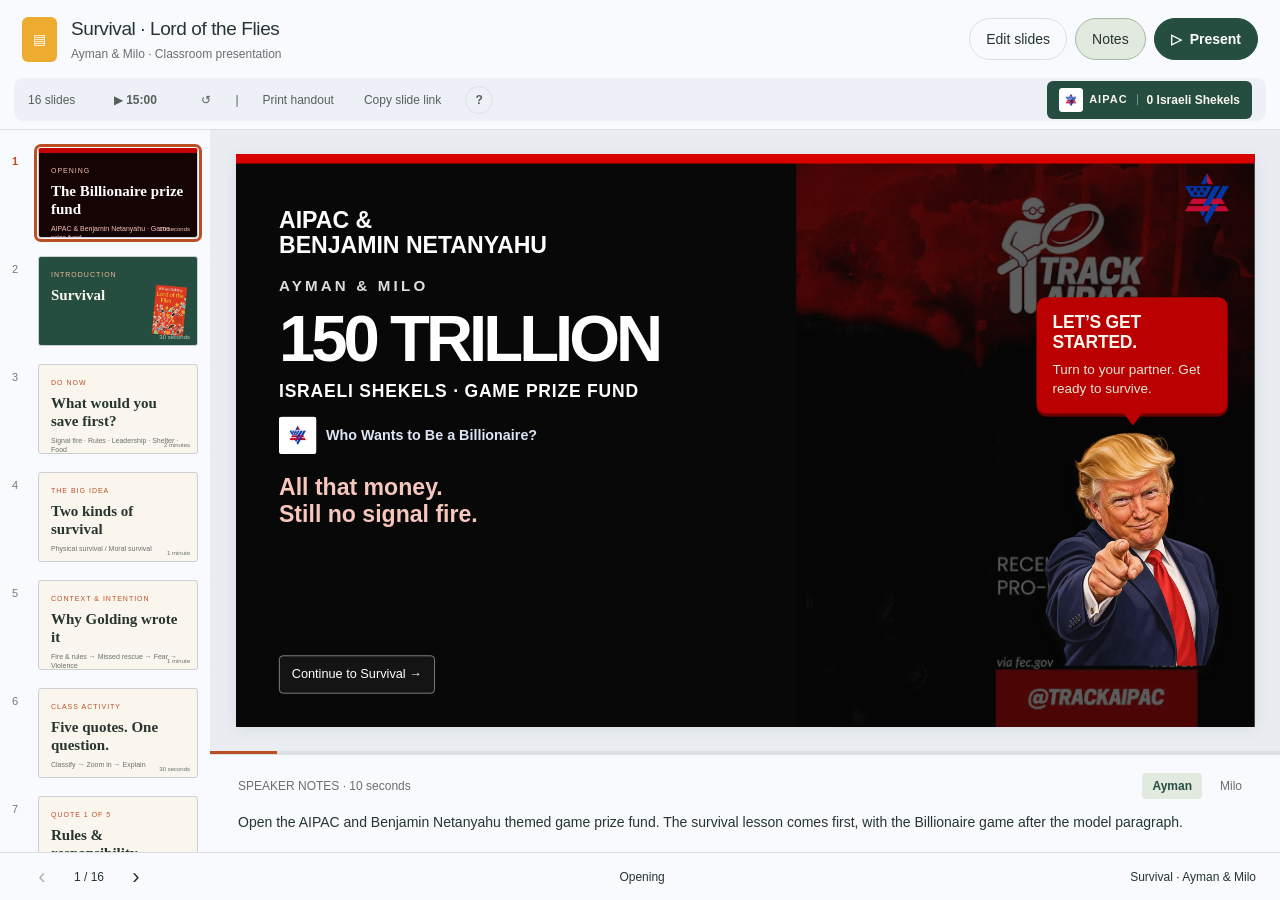
<file: survival/index.html>
<!doctype html>
<html lang="en"><head><meta charset="utf-8"><meta name="viewport" content="width=device-width,initial-scale=1"><meta name="description" content="An interactive classroom slide deck on survival in Lord of the Flies, by Ayman and Milo."><title>Survival — Ayman & Milo</title><style>
:root{--chrome:#f8fafd;--workspace:#e9edf2;--line:#dce0e5;--ink:#26352f;--muted:#68716c;--paper:#faf6ed;--accent:#ba4f25;--green:#254d40;--sans:Arial,Helvetica,sans-serif;--serif:Georgia,'Times New Roman',serif}
*{box-sizing:border-box}body{margin:0;background:var(--chrome);font:14px var(--sans);color:var(--ink);height:100dvh;overflow:hidden}button{font:inherit;cursor:pointer;color:inherit}button:disabled{opacity:.35;cursor:default}button:focus-visible,a:focus-visible{outline:3px solid #476dba;outline-offset:3px}button{touch-action:manipulation}button svg{width:20px;height:20px;vertical-align:middle}button,a{-webkit-tap-highlight-color:transparent}h1,h2,h3,p{margin:0}h1,h2,h3{text-wrap:balance}p{text-wrap:pretty}a{color:var(--green)}.app{display:flex;flex-direction:column;height:100dvh}.top{min-height:78px;display:flex;align-items:center;justify-content:space-between;padding:12px 22px;gap:16px}.doc{display:flex;align-items:center;gap:14px;min-width:0}.doc-icon{background:#edac30;color:white;border-radius:6px;display:grid;place-items:center;width:35px;height:45px;flex-shrink:0}.doc-icon svg{width:23px}.doc-name{font-size:19px;font-weight:500;letter-spacing:-.4px}.doc-detail{color:var(--muted);font-size:12px;margin-top:7px}.tools{display:flex;gap:8px;align-items:center}.tool{border:1px solid var(--line);background:transparent;border-radius:24px;min-height:42px;padding:8px 16px;display:inline-flex;gap:8px;align-items:center;justify-content:center;white-space:nowrap}.tool:hover{background:#e5eaf1}.tool.active{background:#e2e9df;border-color:#a7b9a2}.present{background:var(--green);color:white;border-color:var(--green);font-weight:600}.present:hover{background:#193b30}.toolbar{height:43px;background:#edf1f7;margin:0 14px 8px;border-radius:9px;display:flex;align-items:center;justify-content:space-between;padding:0 14px;color:#56615a;font-size:12px}.toolbar-left{display:flex;gap:18px;align-items:center}.toolbar button{background:none;border:0;min-height:36px;padding:6px}.workspace{display:flex;flex:1;min-height:0;border-top:1px solid var(--line)}.filmstrip{width:210px;overflow-y:auto;flex-shrink:0;padding:18px 12px;background:var(--chrome)}.thumb{width:100%;display:flex;align-items:flex-start;gap:9px;border:0;background:none;text-align:left;padding:0;margin:0 0 18px}.thumb-number{color:#747b76;width:17px;font-size:11px;padding-top:7px;flex-shrink:0}.thumb-frame{border:1px solid #cbd0d4;border-radius:3px;overflow:hidden;aspect-ratio:16/9;flex:1;background:var(--paper);position:relative;pointer-events:none}.thumb[aria-current=true] .thumb-frame{outline:3px solid var(--accent);outline-offset:1px}.thumb[aria-current=true] .thumb-number{color:var(--accent);font-weight:700}.thumb-label{font:600 16px var(--serif);line-height:1.2;padding:14px 12px 6px}.thumb-label small{display:block;font:7px var(--sans);text-transform:uppercase;letter-spacing:1px;color:var(--accent);margin-bottom:8px}.thumb-title{background:var(--green);color:var(--paper)}.thumb-title .thumb-label small{color:#efb998}.thumb-rule{height:2px;width:28px;background:var(--accent);margin:0 12px}.thumb-lines{margin:8px 12px;width:63%;height:15px;background:repeating-linear-gradient(to bottom,#c8c9be 0 1px,transparent 1px 5px);opacity:.6}.editor{flex:1;min-width:0;display:flex;flex-direction:column;background:var(--workspace)}.stage{flex:1;min-height:0;display:flex;align-items:center;justify-content:center;padding:24px;overflow:hidden;position:relative}.canvas-wrap{position:relative;flex-shrink:0}.slide{position:absolute;left:0;top:0;width:1280px;height:720px;transform-origin:top left;background:var(--paper);box-shadow:0 3px 18px #2f3d4d16;overflow:hidden;padding:60px 76px 86px;display:flex;flex-direction:column;gap:26px;font-size:25px;line-height:1.45;color:var(--ink)}.slide::after{content:'';position:absolute;left:0;top:0;width:100%;height:8px;background:var(--green)}.slide .eyebrow{font-size:14px;font-weight:700;letter-spacing:2.5px;color:var(--accent);text-transform:uppercase}.slide h1{font:normal 76px/1.06 var(--serif);letter-spacing:-2px;max-width:950px}.slide h2{font:normal 51px/1.12 var(--serif);letter-spacing:-1px}.slide h3{font-size:23px;font-weight:600;margin-bottom:12px}.slide .subtitle{font-size:24px;color:var(--muted);max-width:900px}.slide .slide-footer{position:absolute;bottom:25px;left:76px;right:76px;display:flex;justify-content:space-between;border-top:1px solid #cbcbbb;padding-top:12px;color:#7b8278;font-size:13px}.slide .accent{color:var(--accent)}.slide .two{display:grid;grid-template-columns:1fr 1fr;gap:48px}.slide .divider{border-left:1px solid #cccbbd;padding-left:42px}.slide .big{font:normal 39px/1.25 var(--serif)}.slide .small{font-size:20px;color:var(--muted)}.slide .rule{height:4px;background:var(--accent);width:60px}.slide ul,.slide ol{margin:0;padding-left:26px}.slide li{margin-bottom:14px}.slide .task{padding:20px 24px;background:#e8e9dc;border-left:4px solid var(--green);font-size:22px}.slide .answer{border-top:1px solid #d5d3c5;padding-top:18px;font-size:21px;line-height:1.5}.slide .answer strong{color:var(--accent)}.slide button{border:1px solid #b7c0b5;background:transparent;border-radius:5px;padding:13px 20px;min-height:48px;font-size:19px}.slide button:hover{background:#e6e8da}.slide button.selected{background:var(--green);color:var(--paper);border-color:var(--green)}.slide button.primary{background:var(--green);color:white}.slide .actions{display:flex;gap:12px;flex-wrap:wrap;align-items:center}.slide.cover{background:var(--green);color:var(--paper);justify-content:center;padding-right:390px;gap:26px}.cover .eyebrow{color:#efb998}.cover h1{font-size:100px}.cover .subtitle{color:#d2d9cb}.cover .slide-footer{color:#c1cdbd;border-color:#6e8675}.cover .book{position:absolute;right:95px;top:120px;width:215px;transform:rotate(5deg);box-shadow:10px 15px 28px #0b251b65}.cover .byline{font-size:27px;margin-top:8px}.cover .book-label{position:absolute;right:94px;top:503px;font-size:12px;color:#c1cdbd;width:215px;text-align:center}.quote-text{font:normal 39px/1.35 var(--serif);max-width:1110px}.quote-meta{font-size:19px;color:var(--muted)}.quote-tools{margin-top:auto}.quote-tools .small{margin-bottom:10px}.model{font:normal 25px/1.6 var(--serif)}.model mark{background:#e5dcc5;color:inherit;padding:2px 4px}.model strong{color:var(--accent)}.model-key{display:flex;gap:22px;font-size:17px;color:var(--muted);flex-wrap:wrap}.quiz-options{display:grid;grid-template-columns:1fr 1fr;gap:12px}.quiz-options button{display:flex;text-align:left;gap:16px;align-items:center;font-size:21px;min-height:88px}.quiz-options b{font-size:20px;color:var(--accent)}.quiz-options .correct{border:2px solid var(--green);background:#e2eadb}.quiz-options .wrong{border:2px solid var(--accent);background:#f4ddd0}.quiz-numbers{display:flex;gap:8px}.quiz-numbers button{min-width:44px;padding:8px}.reading-item{padding:13px 0;border-bottom:1px solid #d7d5c6;display:grid;grid-template-columns:330px 1fr;gap:28px;font-size:22px}.closing{justify-content:center}.closing h2{font-size:68px;max-width:1050px}.closing .subtitle{margin-top:10px}.slide-progress{height:3px;background:#dbe1e5}.slide-progress div{height:100%;background:var(--accent);transition:width .2s}.bottom{height:48px;flex-shrink:0;display:flex;align-items:center;justify-content:space-between;padding:0 24px;gap:12px;font-size:12px;background:var(--chrome);border-top:1px solid var(--line)}.nav-controls{display:flex;gap:14px;align-items:center}.nav-controls button{background:none;border:0;min-width:36px;min-height:40px;font-size:22px}.notes{background:var(--chrome);border-top:1px solid var(--line);padding:18px 28px;max-height:210px;overflow:auto;flex-shrink:0}.notes[hidden]{display:none}.notes-heading{display:flex;justify-content:space-between;gap:14px;align-items:center;margin-bottom:12px;font-size:12px;color:var(--muted)}.notes-tabs{display:flex;gap:8px}.notes-tabs button{background:none;border:0;border-radius:4px;padding:6px 10px}.notes-tabs .active{background:#e2e9df;color:var(--green);font-weight:600}.notes p{font-size:14px;line-height:1.65;max-width:1000px}.presenting .top,.presenting .toolbar,.presenting .filmstrip,.presenting .notes,.presenting .bottom{display:none!important}.presenting .stage{padding:0;background:#111}.presenting .workspace{border:0}.presenting .slide{box-shadow:none}.exit-present{display:none;position:fixed;top:14px;right:18px;z-index:20;background:#fffdf1e8;border:0;border-radius:30px;min-height:40px;padding:8px 16px;color:#26352f;font-size:12px}.presenting .exit-present{display:block;opacity:.15}.presenting .exit-present:hover,.presenting .exit-present:focus{opacity:1}.toast{position:fixed;bottom:28px;left:50%;transform:translateX(-50%);background:var(--green);color:white;padding:12px 20px;border-radius:5px;z-index:25;box-shadow:0 4px 12px #0003}.print-only{display:none}.slide [hidden]{display:none!important}
@media(max-width:800px){.top{padding:10px 14px;min-height:70px}.doc-icon{width:29px;height:37px}.doc-name{font-size:15px}.doc-detail{font-size:10px}.tools .tool{padding:8px 12px}.tools .tool span{display:none}.toolbar{margin:0 8px 6px;padding:0 10px}.toolbar-left{gap:8px}.toolbar .hint{display:none}.workspace{flex-direction:column}.filmstrip{width:100%;height:108px;padding:10px;display:flex;gap:14px;overflow-x:auto;overflow-y:hidden;border-bottom:1px solid var(--line)}.thumb{width:135px;flex-shrink:0;margin:0;gap:4px}.thumb-label{font-size:12px;padding:8px}.thumb-label small{font-size:5px;margin-bottom:4px}.thumb-lines{margin-top:5px}.thumb-rule{margin-left:8px}.stage{padding:12px}.notes{max-height:160px;padding:12px 16px}.bottom{padding:0 12px}.bottom .hint{display:none}.slide.mobile{width:680px;height:900px;padding:48px 44px 60px;font-size:28px;gap:27px}.slide.mobile h1{font-size:64px}.slide.mobile h2{font-size:47px}.slide.mobile .two{gap:26px}.slide.mobile .divider{padding-left:25px}.slide.mobile .subtitle{font-size:26px}.slide.mobile .slide-footer{left:44px;right:44px}.slide.mobile.cover{padding-right:44px;padding-bottom:310px}.slide.mobile.cover h1{font-size:76px}.slide.mobile .book{width:130px;top:auto;bottom:94px;right:50px;transform:rotate(4deg)}.slide.mobile .book-label{display:none}.slide.mobile .quote-text{font-size:38px}.slide.mobile .quiz-options{grid-template-columns:1fr}.slide.mobile .quiz-options button{min-height:74px;font-size:24px}.slide.mobile .reading-item{grid-template-columns:1fr;gap:4px;font-size:24px}.slide.mobile .model{font-size:24px;line-height:1.5}.slide.mobile .small{font-size:23px}.slide.mobile .answer{font-size:24px}.slide.mobile .task{font-size:25px}.slide.mobile .eyebrow{font-size:16px}.slide.mobile .model-key{font-size:20px;gap:12px}.slide.mobile.closing h2{font-size:61px}}
@media(prefers-reduced-motion:reduce){*{transition:none!important}}
@media print{@page{size:A4;margin:14mm}body{height:auto;overflow:visible;background:white;color:#111}.app,.exit-present,.toast{display:none!important}.print-only{display:block;font-size:11pt;line-height:1.5}.print-only h1{font:24pt var(--serif);margin-bottom:10pt}.print-only h2{font:17pt var(--serif);margin:16pt 0 7pt}.print-only p{margin-bottom:7pt}.print-only tr{break-inside:avoid}.print-only td,.print-only th{padding:7pt;border:1px solid #aaa;text-align:left;font-size:10pt}.print-only table{width:100%;border-collapse:collapse}}

/* Teaching controls */
#lessonClock{font-variant-numeric:tabular-nums;font-weight:600}#timerToggle{border-radius:5px;min-width:84px}.timer-running{color:var(--green);background:#dce8dd!important}
.model-key{gap:10px}.model-key button{font-size:16px;padding:9px 12px;min-height:40px;border-color:#c5c7b9}.model-key button[aria-pressed=true],.model-key button.selected{background:var(--green);color:var(--paper)}
.model-part{transition:background .18s;padding:1px 3px;border-radius:2px}.model-part.highlighted{background:#e5dcc5;box-shadow:0 0 0 3px #e5dcc5}.model-explanation{font:18px/1.4 var(--sans);color:var(--green);border-left:3px solid var(--accent);padding-left:16px}
.model-slide{gap:12px}.model-slide .model{font-size:19px;line-height:1.45}.word-zoom{display:inline-block;margin-top:6px;font-size:17px}.quote-tools .answer{font-size:18px;line-height:1.35}.quiz-slide{gap:14px}.quiz-slide .quiz-options button{font-size:19px;min-height:72px}.quiz-slide .answer{font-size:18px;line-height:1.35;padding-top:8px}.quiz-controls{display:flex;gap:12px;align-items:center}.quiz-controls .small{margin-right:auto;font-size:17px}.quiz-controls button{font-size:17px;padding:10px 14px;min-height:42px}
.word-highlight{background:#ffe3a8;color:#26352f;padding:2px 6px;border-radius:4px;border-bottom:2px solid var(--accent);font-weight:600}
.preset-box{background:#f3efe6;border:1px solid #d5cfc0;border-left:4px solid var(--green);padding:12px 16px;border-radius:6px;font-size:17px;line-height:1.45;color:var(--ink)}
.preset-box.jack{border-left-color:var(--accent)}
.timeline-stepper{display:flex;gap:6px;flex-wrap:wrap;margin:4px 0}
.timeline-stepper button{font-size:14px;padding:6px 12px;min-height:36px;border-radius:4px;border:1px solid #c5c7b9}
.timeline-stepper button.active{background:var(--green);color:white;border-color:var(--green);font-weight:600}
.timeline-card{background:#e8e9dc;border-radius:6px;padding:12px 16px;font-size:18px;line-height:1.45;border-left:4px solid var(--accent)}
.timeline-badge{display:inline-block;padding:2px 8px;border-radius:12px;font-size:12px;text-transform:uppercase;letter-spacing:1px;font-weight:700;background:var(--accent);color:white;margin-left:8px}
.host-pill{display:inline-flex;align-items:center;gap:6px;font-size:13px;font-weight:700;padding:4px 12px;border-radius:20px;background:#e2e9df;color:var(--green);border:1px solid #a7b9a2}
.host-pill.ayman{background:#faece6;color:var(--accent);border-color:#e8b5a2}
.thesis-box{background:#fbf3ea;border-left:4px solid var(--accent);padding:12px 16px;border-radius:4px;font-size:19px;line-height:1.45}
.starters-box{background:#f0f3eb;border-radius:6px;padding:12px 16px;font-size:16px;line-height:1.45;border:1px solid #c5d0c0}
.connections-grid{display:grid;grid-template-columns:1fr 1fr;gap:8px;max-height:210px;overflow-y:auto;padding-right:6px}
.conn-card{background:#f4f1e8;border:1px solid #dcd7c9;border-radius:5px;padding:8px 12px;font-size:15px;line-height:1.35}
.conn-card strong{color:var(--green);display:block;margin-bottom:2px}
.rubric-grid{display:grid;grid-template-columns:1fr 1fr;gap:8px;font-size:16px}
.rubric-item{display:flex;align-items:center;gap:8px;padding:7px 10px;background:#e9ecdf;border-radius:4px}
.rubric-item.checked{color:var(--green);font-weight:600}
.mv-point{border-bottom:2px solid #2563eb}.mv-context{border-bottom:2px solid #d97706}.mv-evidence{border-bottom:2px solid #16a34a}.mv-zoom{border-bottom:2px solid #7c3aed}.mv-intention{border-bottom:2px solid #ba4f25}.mv-grade9{border-bottom:2px solid #db2777}
.present-controls{display:none;position:fixed;bottom:12px;left:50%;transform:translateX(-50%);border-radius:30px;background:#faf6edeb;padding:4px 10px;z-index:30;box-shadow:0 2px 16px #0002;align-items:center;gap:12px;font-size:12px}.present-controls button{background:transparent;border:0;min-height:38px;min-width:38px}.presenting .present-controls{display:flex;opacity:.3}.presenting .present-controls:hover,.presenting .present-controls:focus-within{opacity:1}
@media(max-width:800px){.toolbar-left{gap:4px}.toolbar button{font-size:11px;padding:5px}.toolbar-left>span:first-child{display:none}.stage{overflow-y:auto;align-items:flex-start}.canvas-wrap{margin:auto 0}.slide.mobile{overflow:visible;padding-bottom:30px}.slide.mobile .slide-footer{position:static;margin-top:auto;padding-top:20px;flex-shrink:0}.slide.mobile .quote-tools{margin-top:25px}.slide.mobile .model{font-size:28px;line-height:1.55}.slide.mobile.model-slide{gap:25px}.slide.mobile .model-key button{font-size:22px;min-height:52px}.slide.mobile .model-explanation{font-size:25px}.slide.mobile .word-zoom{font-size:24px}.slide.mobile.quiz-slide{gap:22px}.slide.mobile .quiz-controls{flex-wrap:wrap}.slide.mobile .quiz-controls button{font-size:24px;min-height:54px}.slide.mobile .quiz-controls .small{font-size:22px;width:100%}.presenting .stage{padding-top:12px;padding-bottom:60px}}
@media print{.present-controls{display:none!important}}

:root{--shadow-soft:0 6px 24px #25352f18}
.thumb-label{display:block;font-size:15px;padding-bottom:6px}.thumb-excerpt{display:block;font-size:7px;line-height:1.3;max-height:24px;overflow:hidden;margin:0 12px;color:var(--muted)}.thumb-duration{position:absolute;bottom:5px;right:7px;font-size:6px;color:var(--muted)}.mini-cover{position:absolute;right:12px;bottom:10px;width:31px;transform:rotate(5deg)}.thumb-title .thumb-label{max-width:115px}.thumb-title .thumb-duration{color:#c1cdbd}
.activity-clock{display:flex;align-items:center;gap:14px;border-top:1px solid #d5cfc0;padding-top:12px;font-size:18px}.activity-clock strong{font-variant-numeric:tabular-nums;font-size:25px;margin-right:auto}.activity-clock button{padding:8px 14px;min-height:42px;font-size:17px}
.slide{gap:18px}.slide .quote-tools{min-height:0}.slide:not(.mobile) .answer{max-height:230px;overflow:auto;padding-right:8px}.slide:not(.mobile).model-slide .model{max-height:270px;overflow:auto}.slide:not(.mobile) .starters-box{max-height:110px;overflow:auto}.slide:not(.mobile) .preset-box{font-size:16px;padding:9px 14px}.slide:not(.mobile) .thesis-box{font-size:17px;padding:9px 14px}.slide:not(.mobile) .reading-item{padding:9px 0;font-size:18px}.slide:not(.mobile) .quote-text{font-size:35px}.slide:not(.mobile) .quote-tools .small{font-size:17px}.slide:not(.mobile) .quote-tools button{font-size:17px;padding:10px 13px}
.bottom{position:relative;z-index:3}.stage{isolation:isolate}.toolbar #helpBtn{border:1px solid var(--line);border-radius:50%;width:28px;min-height:28px;font-weight:600}.present-controls{max-width:calc(100% - 16px)}
dialog{width:min(760px,calc(100% - 32px));max-height:85dvh;overflow:auto;border:1px solid var(--line);border-radius:16px;background:var(--paper);color:var(--ink);padding:28px;box-shadow:var(--shadow-soft)}dialog::backdrop{background:#14241f80;backdrop-filter:blur(3px)}.dialog-head{display:flex;align-items:center;justify-content:space-between;gap:16px;margin-bottom:22px}.dialog-head .eyebrow{font-size:10px;letter-spacing:1.4px;color:var(--accent);margin-bottom:7px}.dialog-head h2{font:30px var(--serif)}.dialog-head button{background:none;border:0;min-width:44px;min-height:44px;font-size:30px}.review-score{display:flex;align-items:center;gap:20px;padding-bottom:20px;border-bottom:1px solid #d5cfc0}.review-score strong{font:48px var(--serif);color:var(--green)}.review-score span,.review-intro{font-size:14px;color:var(--muted);line-height:1.6}.review-intro{margin:16px 0}.review-row{padding:18px 0;border-top:1px solid #d5cfc0;display:flex;align-items:flex-start;gap:20px}.review-row p{font-size:15px;line-height:1.5;margin-top:6px}.review-status{font-size:11px;text-transform:uppercase;letter-spacing:1px;color:var(--accent);font-weight:600}.review-status.right{color:var(--green)}.review-row .review-explanation{font-size:13px;color:var(--muted)}.review-row button{border:1px solid #b7c0b5;border-radius:6px;background:none;min-height:44px;padding:8px 12px;white-space:nowrap;font-size:12px}.shortcuts{display:grid;grid-template-columns:100px 1fr;gap:16px;margin:0}.shortcuts dt{font-weight:600}.shortcuts dd{margin:0;color:var(--muted)}
@media(max-width:800px){.thumb-label{font-size:12px;padding:8px}.thumb-excerpt{font-size:6px;margin:0 8px;max-height:18px}.thumb-duration{font-size:5px}.mini-cover{width:23px;right:8px}.activity-clock{flex-wrap:wrap;font-size:23px}.activity-clock button{min-height:56px;font-size:24px}.slide.mobile .quote-text{font-size:36px}.slide.mobile .quote-tools .answer{font-size:24px}.slide.mobile .model{font-size:26px!important;line-height:1.6!important}.slide.mobile .task{font-size:25px}.slide.mobile .model-key{gap:10px}.slide.mobile .connections-grid{max-height:none;grid-template-columns:1fr}.slide.mobile .conn-card{font-size:24px}.slide.mobile .reading-item{font-size:24px}.slide.mobile .two{grid-template-columns:1fr}.slide.mobile .divider{border-left:0;border-top:1px solid #d5cfc0;padding:24px 0 0!important}.review-row{flex-direction:column;gap:10px}.toolbar-left{gap:2px}.toolbar{padding:0 6px}.toolbar #timerToggle{min-width:65px}.toolbar #helpBtn{width:24px}.canvas-wrap{margin:0}.slide.mobile .slide-footer{margin-top:26px}dialog{padding:20px}.shortcuts{grid-template-columns:85px 1fr;font-size:13px}}
@media print{dialog{display:none!important}}

.slide:not(.mobile).donow-slide{gap:12px}.slide:not(.mobile).donow-slide h2{font-size:46px}.slide:not(.mobile).donow-slide .subtitle{font-size:22px}.slide:not(.mobile).donow-slide .actions button{font-size:17px;padding:9px 15px;min-height:42px}.slide:not(.mobile).donow-slide .task{font-size:20px;padding:14px 18px}.slide:not(.mobile).donow-slide>.small{font-size:18px}

.slide.reading-slide .reading-item{grid-template-columns:1fr;gap:5px;padding:9px 0;font-size:19px;line-height:1.4}
@media(max-width:800px){.slide.mobile.reading-slide .reading-item{font-size:24px}}

.model-part{border-bottom:0!important}.model-part.highlighted{border-bottom:2px solid var(--accent)!important}

.sponsor-slide{background:#080808;color:#fff;font-family:Arial,Helvetica,sans-serif;gap:0;position:absolute;padding:40px 54px 100px}.sponsor-slide::after{height:12px;background:#d90000}.sponsor-slide .slide-footer{display:none}.sponsor-top{display:flex;justify-content:space-between;position:relative;z-index:2;font-size:15px;letter-spacing:2px;font-weight:800}.sponsor-top span:last-child{color:#fff;background:#c50000;padding:5px 10px}.sponsor-copy{position:relative;z-index:2;margin-top:28px;max-width:760px}.sponsor-claim{font-size:33px;line-height:1.1;font-weight:700;text-transform:uppercase}.sponsor-names{font-size:19px;letter-spacing:4px;color:#ddd;margin-top:20px;font-weight:700}.sponsor-money{font-size:90px;line-height:1.05;font-weight:900;letter-spacing:-5px;margin-top:10px;color:#fff}.sponsor-received{font-size:25px;font-weight:700;letter-spacing:1px;margin-top:7px}.sponsor-punchline{font-size:31px;line-height:1.16;margin-top:26px;font-weight:700;color:#f7c7bd}.sponsor-reference{position:absolute;right:0;top:0;height:100%;width:45%;object-fit:cover;object-position:right top;opacity:.35;pointer-events:none}.sponsor-disclaimer{position:absolute;left:54px;bottom:37px;display:flex;flex-direction:column;gap:6px;z-index:2;max-width:760px;font-size:15px;line-height:1.4;color:#fff}.sponsor-disclaimer strong{color:#fff;background:#ba0000;padding:5px 9px;width:fit-content;font-size:15px}.sponsor-start{position:absolute;right:38px;bottom:42px;z-index:3;color:#fff!important;border-color:#999!important;font-size:16px!important;padding:10px 15px!important;background:#141414!important}.thumb-sponsor{background:#160404;color:#fff}.thumb-sponsor .thumb-label small,.thumb-sponsor .thumb-duration,.thumb-sponsor .thumb-excerpt{color:#f4c3b9}.thumb-sponsor{border-top:5px solid #c50000}
@media(max-width:800px){.slide.mobile.sponsor-slide{padding:42px 42px 190px;min-height:1000px!important;overflow:hidden}.sponsor-top{font-size:13px;letter-spacing:1px;gap:14px}.sponsor-copy{margin-top:55px}.sponsor-claim{font-size:36px}.sponsor-money{font-size:68px;letter-spacing:-4px;margin-top:24px}.sponsor-received{font-size:26px}.sponsor-names{margin-top:42px;font-size:23px}.sponsor-punchline{font-size:39px;margin-top:48px}.sponsor-reference{width:100%;opacity:.22}.sponsor-disclaimer{left:42px;right:42px;bottom:126px;max-width:none;font-size:21px}.sponsor-disclaimer strong{font-size:20px}.sponsor-start{left:42px;right:auto;bottom:42px;font-size:24px!important;min-height:56px}}

.slide.with-coach{padding-right:365px}.classroom-coach{position:absolute;right:40px;bottom:77px;width:250px;display:flex;flex-direction:column;align-items:center;z-index:1}.classroom-coach img{display:block;width:220px;height:294px;object-fit:contain;object-position:bottom;filter:drop-shadow(0 9px 6px #23342a18)}.coach-bubble{background:var(--green);color:var(--paper);padding:19px 20px;border-radius:12px;position:relative;margin-bottom:23px;width:100%;box-shadow:0 4px 0 #182c23}.coach-bubble:after{content:'';position:absolute;bottom:-15px;left:45%;border-left:13px solid transparent;border-right:13px solid transparent;border-top:17px solid var(--green)}.coach-bubble strong{font:800 22px/1.15 var(--sans);display:block;letter-spacing:-.3px}.coach-bubble p{font:17px/1.4 var(--sans);margin-top:10px;color:#dde6d8}.slide.with-coach.coach-activity h2{font-size:48px}.slide.with-coach.coach-activity .big{font-size:32px}.slide.with-coach.coach-activity ol{font-size:22px!important;line-height:1.5!important}.slide.with-coach.coach-activity .task{font-size:19px}.slide.with-coach.coach-closing h2{font-size:56px}.slide.with-coach.donow-slide{gap:10px}.slide.with-coach.donow-slide h2{font-size:43px}.slide.with-coach.donow-slide .subtitle{font-size:21px}.slide.with-coach.donow-slide .actions{gap:8px}.slide.with-coach.donow-slide .actions button{font-size:16px;padding:8px 11px}.slide.with-coach.donow-slide .preset-box{font-size:15px;padding:8px 12px}.slide.with-coach.donow-slide .task{font-size:18px}.slide.with-coach.donow-slide>.small{font-size:17px}.slide.with-coach.donow-slide .activity-clock{font-size:17px;gap:10px}.slide.with-coach.donow-slide .activity-clock button{font-size:16px}
@media(max-width:800px){.slide.mobile.with-coach{padding-right:44px}.slide.mobile.with-coach .classroom-coach{position:relative;right:auto;bottom:auto;width:100%;flex-direction:row;gap:22px;margin-top:20px;align-items:center}.slide.mobile.with-coach .classroom-coach img{width:185px;height:247px;order:0;flex-shrink:0}.slide.mobile.with-coach .coach-bubble{width:auto;flex:1;order:1;margin:0}.slide.mobile.with-coach .coach-bubble:after{left:-16px;bottom:40%;border-top:13px solid transparent;border-bottom:13px solid transparent;border-left:0;border-right:17px solid var(--green)}.slide.mobile.with-coach .coach-bubble strong{font-size:25px}.slide.mobile.with-coach .coach-bubble p{font-size:23px}.slide.mobile.with-coach.donow-slide .actions button{font-size:24px;padding:12px 16px;min-height:56px}.slide.mobile.with-coach.donow-slide .subtitle{font-size:26px}.slide.mobile.with-coach.donow-slide .task,.slide.mobile.with-coach.donow-slide .preset-box{font-size:24px}.slide.mobile.with-coach.donow-slide>.small{font-size:23px}.slide.mobile.with-coach.donow-slide .activity-clock{font-size:23px}.slide.mobile.with-coach.donow-slide .activity-clock button{font-size:24px}.slide.mobile.with-coach.coach-activity ol{font-size:26px!important}.slide.mobile.with-coach.coach-activity .task{font-size:25px}.slide.mobile.with-coach.coach-closing h2{font-size:56px}}

/* A shared content column keeps the character clear of the teaching material. */
.slide.with-coach{padding-right:340px;gap:0}.slide-body{display:flex;flex-direction:column;gap:16px;min-height:0;max-height:100%;overflow:auto;scrollbar-width:thin;padding-right:10px;padding-bottom:8px}.slide-body>*{flex-shrink:0}.slide.with-coach .classroom-coach{right:34px;width:240px;bottom:77px}.slide-body h2{font-size:43px}.slide-body .two{gap:24px}.slide-body .big{font-size:35px}.slide-body .quote-text{font-size:31px!important;line-height:1.2}.slide-body .answer{max-height:none!important;overflow:visible!important}.slide-body .model{max-height:none!important}.slide.with-coach.cover{padding-right:340px}.cover .slide-body{overflow:visible}.cover .book,.cover .book-label{display:none}.sponsor-slide .classroom-coach{z-index:3;bottom:112px}.sponsor-slide .coach-bubble{background:#ba0000;box-shadow:0 4px 0 #670000}.sponsor-slide .coach-bubble:after{border-top-color:#ba0000}.sponsor-slide .sponsor-start{right:auto;left:54px}.sponsor-slide .slide-body{overflow:visible}.slide-body .sponsor-copy{margin-top:28px}.slide-body .sponsor-money{font-size:86px}.slide-body .sponsor-punchline{font-size:29px}.balance-chip{display:inline-flex;align-items:center;gap:9px;white-space:nowrap;background:var(--green);color:var(--paper);border-radius:6px;padding:7px 12px;font-size:14px}.balance-chip b{font:900 12px var(--sans);letter-spacing:1px;padding-right:9px;border-right:1px solid #ffffff60}.balance-chip strong{font-variant-numeric:tabular-nums}.money-result{display:flex;align-items:center;gap:13px;padding:13px 16px;border:2px solid var(--green);border-radius:8px;background:#e7eee1;color:var(--green);margin-top:10px}.aipac-sign{display:inline-block;flex-shrink:0;background:#143b62;color:#fff;border:2px solid #fff;outline:1px solid #143b62;border-radius:4px;font:900 21px/1 var(--sans);letter-spacing:1px;padding:12px}.money-result strong{font:800 21px/1.2 var(--sans)}.money-result p{font:16px/1.4 var(--sans);margin-top:4px}.money-result.lost{background:#f9e8e1;color:#893b28;border-color:#a84a34}.scoring-rule{font-size:16px;color:var(--muted);margin-top:8px}.quiz-slide .slide-body{gap:8px}.quiz-slide .slide-body h2{font-size:36px}.quiz-slide .quiz-options button{min-height:64px;font-size:17px}.quiz-options button:disabled,.quote-tools .actions button:disabled{opacity:1;cursor:default}.quiz-options button:disabled:not(.correct):not(.wrong){color:var(--muted)}.review-bank{display:flex;align-items:center;gap:14px;padding:20px 0;border-bottom:1px solid var(--line)}.review-bank>strong{font-size:28px}.review-bank>span:last-child{font-size:13px;color:var(--muted)}
@media(max-width:800px){.balance-chip{font-size:12px;padding:6px 8px;gap:7px}.balance-chip b{font-size:10px;padding-right:6px}.toolbar #copyBtn{display:none}.slide.mobile.with-coach{padding-right:44px;gap:22px}.slide.mobile .slide-body{overflow:visible;max-height:none;padding:0;gap:24px}.slide.mobile .slide-body h2{font-size:47px}.slide.mobile .slide-body .quote-text{font-size:36px!important}.slide.mobile .slide-body .big{font-size:39px}.slide.mobile .classroom-coach{position:relative;right:auto;bottom:auto;width:100%}.slide.mobile.sponsor-slide .sponsor-start{position:static;align-self:flex-start;margin-top:16px}.slide.mobile.sponsor-slide{padding-bottom:42px}.slide.mobile .slide-body .sponsor-copy{margin-top:25px}.slide.mobile .slide-body .sponsor-money{font-size:68px}.slide.mobile .slide-body .sponsor-punchline{font-size:36px}.slide.mobile .money-result{padding:17px;gap:16px}.slide.mobile .aipac-sign{font-size:24px;padding:14px}.slide.mobile .money-result strong{font-size:26px}.slide.mobile .money-result p{font-size:23px}.slide.mobile .scoring-rule{font-size:23px}.slide.mobile .quiz-options button{font-size:24px;min-height:74px}.slide.mobile .quiz-slide .slide-body{gap:22px}.review-bank{flex-wrap:wrap}.review-bank>span:last-child{width:100%}}
@media print{.classroom-coach,.balance-chip{display:none!important}}

.money-result>div{flex:1;min-width:0}.correct-answer-photo{display:block;width:160px;height:auto;aspect-ratio:638/480;object-fit:contain;border-radius:5px;flex-shrink:0}
@media(max-width:800px){.slide.mobile .money-result.earned{flex-wrap:wrap}.slide.mobile .money-result>div{min-width:280px}.slide.mobile .correct-answer-photo{width:100%;max-width:300px;margin-top:4px}}

/* Closing-slide advertisement, with programme details linked to FIDF. */
:root{--fidf-blue:#173e63}
.slide.closing .slide-body{gap:12px}.slide.closing .slide-body h2{font-size:44px;line-height:1.08}.slide.closing .subtitle{margin-top:0;font-size:23px}.fidf-ad{display:grid;grid-template-columns:86px minmax(0,1fr);gap:22px;background:var(--fidf-blue);color:var(--paper);padding:22px 24px;border-radius:8px;margin-top:6px;text-align:left}.fidf-ad-mark{font:900 29px/1 var(--sans);letter-spacing:-1px;display:flex;align-items:center;justify-content:center;border:1px solid currentColor;border-radius:6px;width:86px;height:86px;align-self:center}.fidf-ad-label{font:700 12px/1.2 var(--sans);letter-spacing:2px;text-transform:uppercase;opacity:.8;margin-bottom:7px}.fidf-ad h3{font:700 29px/1.15 var(--serif);margin-bottom:6px}.fidf-ad-copy{font:18px/1.4 var(--sans);max-width:650px}.fidf-ad-focus{font:600 14px/1.4 var(--sans);margin-top:8px;opacity:.85}.fidf-ad-bottom{display:flex;align-items:center;justify-content:space-between;gap:16px;flex-wrap:wrap;margin-top:14px}.fidf-ad-cta{display:inline-flex;align-items:center;justify-content:center;gap:14px;min-height:44px;padding:10px 16px;background:var(--paper);color:var(--fidf-blue);border-radius:5px;font:700 17px/1.2 var(--sans);text-decoration:none}.fidf-ad-cta:hover{background:#fff}.fidf-ad-source{color:var(--paper);font:13px/1.4 var(--sans);text-underline-offset:3px}.fidf-ad a:focus-visible{outline-color:var(--paper)}
@media(max-width:800px){.slide.mobile.closing .slide-body h2{font-size:47px}.slide.mobile.closing .subtitle{font-size:26px}.slide.mobile .fidf-ad{grid-template-columns:1fr;padding:28px;gap:18px}.slide.mobile .fidf-ad-mark{width:88px;height:56px;font-size:28px}.slide.mobile .fidf-ad-label{font-size:17px}.slide.mobile .fidf-ad h3{font-size:36px}.slide.mobile .fidf-ad-copy{font-size:25px}.slide.mobile .fidf-ad-focus{font-size:21px}.slide.mobile .fidf-ad-bottom{align-items:flex-start;flex-direction:column;gap:18px;margin-top:22px}.slide.mobile .fidf-ad-cta{min-height:60px;font-size:23px;padding:15px 20px}.slide.mobile .fidf-ad-source{font-size:19px}}

/* The closing advertisement has its own peeking character. */
.slide.closing .slide-body{overflow:visible;padding-right:0}.slide.closing .slide-body h2{max-width:730px}.slide.closing .subtitle{max-width:730px}.fidf-ad{position:relative;padding-right:366px;margin-top:56px;min-height:235px}.fidf-peeker{position:absolute;right:24px;top:-185px;width:340px;height:auto;aspect-ratio:3/2;object-fit:contain;z-index:2;pointer-events:none}.fidf-peek-speech{position:absolute;right:37px;top:76px;width:285px;display:flex;align-items:center;justify-content:center;min-height:75px;padding:18px 20px;background:var(--paper);color:var(--fidf-blue);border-radius:12px;font:800 25px/1.15 var(--sans);text-decoration:none;text-align:center;box-shadow:0 4px 0 #0e2b48;z-index:3}.fidf-peek-speech:before{content:'';position:absolute;top:-17px;right:47px;border-left:15px solid transparent;border-right:15px solid transparent;border-bottom:19px solid var(--paper)}.fidf-peek-speech:hover{background:#fff}.fidf-peek-speech:hover:before{border-bottom-color:#fff}.fidf-peek-speech span[aria-hidden]{margin-left:10px}.lesson-editing .fidf-peeker{pointer-events:auto}
@media(max-width:800px){.slide.mobile.closing .slide-body{gap:24px}.slide.mobile.closing .slide-body h2,.slide.mobile.closing .subtitle{max-width:none}.slide.mobile .fidf-ad{padding:48px 28px 28px;margin-top:214px;min-height:0}.slide.mobile .fidf-peeker{width:340px;right:18px;top:-185px}.slide.mobile .fidf-peek-speech{position:relative;top:auto;right:auto;width:100%;min-height:68px;margin-top:10px;font-size:27px;grid-column:1/-1}.slide.mobile .fidf-peek-speech:before{right:72px}.slide.mobile .fidf-ad-mark{margin-top:0}}

/* A persistent logo keeps spinning while the slide content changes. */
.slide-content-root{display:contents}
#slide>.slide-corner-logo{position:absolute;top:16px;right:20px;z-index:8;width:80px;height:80px;border:0;border-radius:0;padding:0;background:transparent;color:inherit;display:grid;place-items:center;box-shadow:none}
#slide>.slide-corner-logo:hover{background:transparent}
#slide>.slide-corner-logo img{display:block;width:100%;height:100%;object-fit:contain;animation:aipac-corner-spin 9s linear infinite;transform-origin:center;pointer-events:none}
#slide>.slide-corner-logo.is-paused img,.lesson-editing #slide>.slide-corner-logo img{animation-play-state:paused}
#slide>.slide-corner-logo:focus-visible{outline:3px solid var(--accent);outline-offset:4px}
#slide.game-slide>.slide-corner-logo{top:auto;bottom:12px;right:20px;width:54px;height:54px;padding:0}.slide.game-slide .slide-footer{right:100px}
@keyframes aipac-corner-spin{to{transform:rotate(360deg)}}
@media(max-width:800px){#slide.mobile>.slide-corner-logo{top:14px;right:16px;width:68px;height:68px;padding:0}#slide.mobile.game-slide>.slide-corner-logo{top:14px;bottom:auto;right:16px}.slide.mobile.game-slide .slide-body{padding-top:68px}.slide.mobile.game-slide .slide-footer{right:44px}}
@media(prefers-reduced-motion:reduce){#slide>.slide-corner-logo:not(.motion-opt-in) img{animation-play-state:paused}}
@media print{#slide>.slide-corner-logo{display:none!important}}
</style><link rel="stylesheet" href="./public/lesson-assets/billionaire.css?v=20261118-2"><link rel="stylesheet" href="./public/lesson-assets/lesson-editor.css?v=20261118-1"></head><body><div class="app"><header class="top"><div class="doc"><div class="doc-icon" aria-hidden="true">▤</div><div><h1 class="doc-name">Survival · Lord of the Flies</h1><p class="doc-detail">Ayman &amp; Milo <span aria-hidden="true">·</span> Classroom presentation</p></div></div><div class="tools"><button class="tool" id="editModeToggle" aria-pressed="false">Edit slides</button><button class="tool" id="notesToggle" aria-pressed="true" title="Toggle speaker notes">Notes</button><button class="tool present" id="presentBtn" aria-label="Present slideshow">▷ <span>Present</span></button></div></header><div class="toolbar"><div class="toolbar-left"><span id="slidesTotal">16 slides</span><button id="timerToggle" aria-label="Start lesson timer" title="Start or pause the 15-minute timer">▶ <span id="lessonClock">15:00</span></button><button id="timerReset" aria-label="Reset lesson timer" title="Reset timer">↺</button><span aria-hidden="true">|</span><button id="printBtn">Print handout</button><button id="copyBtn">Copy slide link</button><button id="helpBtn" aria-label="Keyboard shortcuts">?</button></div><span class="balance-chip" aria-label="AIPAC score balance"><span class="aipac-game-mark"><img src="./public/lesson-assets/aipac-game-logo.png" alt="AIPAC game emblem" width="447" height="447"><b>AIPAC</b></span><strong id="balanceValue">0 Israeli Shekels</strong></span></div><section class="lesson-edit-bar" id="lessonEditBar" aria-label="Lesson editing controls" hidden><div><strong>Editing unlocked</strong><p>Select text or an image to edit. Changes save in this browser.</p></div><button id="lessonEditCurrent">Edit current slide</button><button id="lessonEditExport">Export edits</button><button id="lessonEditImport">Import edits</button><button id="lessonEditLock">Lock</button><p class="lesson-import-status" id="lessonImportStatus" role="status"></p><input type="file" id="lessonImportFile" accept="application/json,.json" hidden></section><div class="workspace"><nav class="filmstrip" id="filmstrip" aria-label="Slide thumbnails"></nav><div class="editor"><main class="stage" id="stage" aria-label="Current slide"><div class="canvas-wrap" id="canvasWrap"><article class="slide" id="slide" aria-label="Slide content"></article></div></main><div class="slide-progress" aria-hidden="true"><div id="progress"></div></div><section class="notes" id="notes" aria-label="Speaker notes"><div class="notes-heading"><span>SPEAKER NOTES <span id="noteTime"></span></span><div class="notes-tabs"><button id="aymanTab" class="active">Ayman</button><button id="miloTab">Milo</button></div></div><p id="noteText"></p></section></div></div><footer class="bottom"><div class="nav-controls"><button id="previous" aria-label="Previous slide">‹</button><span id="slideStatus" role="status"></span><button id="next" aria-label="Next slide">›</button></div><span class="hint" id="sectionName"></span><span>Survival · Ayman &amp; Milo</span></footer></div><div class="present-controls"><button id="presentPrevious" aria-label="Previous presentation slide">‹</button><span id="presentCount"></span><button id="presentNext" aria-label="Next presentation slide">›</button><button id="exitPresent">Exit · Esc</button></div><dialog id="reviewDialog" aria-labelledby="reviewTitle"><div class="dialog-head"><div><p class="eyebrow">SURVIVAL · REVISION</p><h2 id="reviewTitle">Billionaire answer review</h2></div><button data-close-dialog aria-label="Close quiz review">×</button></div><div id="reviewBody"></div></dialog><dialog id="helpDialog" aria-labelledby="helpTitle"><div class="dialog-head"><h2 id="helpTitle">Keyboard shortcuts</h2><button data-close-dialog aria-label="Close shortcuts">×</button></div><dl class="shortcuts"><dt>← / →</dt><dd>Previous / next slide</dd><dt>F</dt><dd>Enter / exit presentation</dd><dt>Esc</dt><dd>Close a dialog or exit presentation</dd><dt>N</dt><dd>Show / hide speaker notes</dd><dt>P</dt><dd>Switch between Ayman and Milo</dd><dt>A / B / C / D</dt><dd>Choose an answer in the Billionaire game</dd><dt>Home / End</dt><dd>First / last slide</dd></dl></dialog><dialog class="lesson-dialog lesson-pin-dialog" id="lessonPinDialog" aria-labelledby="lessonPinTitle"><form id="lessonPinForm"><div class="lesson-dialog-head"><div><h2 id="lessonPinTitle">Unlock editing</h2><p>Enter the four-digit PIN to edit this lesson.</p></div><button type="button" data-close-dialog aria-label="Close editing PIN">×</button></div><div class="lesson-pin-fields"><label class="lesson-field" for="lessonPin"><span>Four-digit PIN</span><input id="lessonPin" name="pin" type="password" inputmode="numeric" pattern="[0-9]{4}" minlength="4" maxlength="4" autocomplete="off" required aria-describedby="lessonPinError"></label></div><p class="lesson-edit-error" id="lessonPinError" role="alert"></p><div class="lesson-dialog-actions"><button class="lesson-secondary" type="button" data-close-dialog>Cancel</button><button class="lesson-primary" type="submit">Unlock editing</button></div></form></dialog><dialog class="lesson-dialog" id="lessonContentDialog" aria-labelledby="lessonEditTitle"><form id="lessonEditForm"><div class="lesson-dialog-head"><div><h2 id="lessonEditTitle">Edit lesson</h2><p>Save your changes here, then export them to share with another browser.</p></div><button type="button" data-close-dialog aria-label="Close lesson editor">×</button></div><div class="lesson-dialog-tabs" role="tablist" aria-label="Editing options"><button type="button" role="tab" data-editor-tab="slide" aria-selected="true">Slide content</button><button type="button" role="tab" data-editor-tab="questions" aria-selected="false">Game questions</button><button type="button" role="tab" data-editor-tab="prizes" aria-selected="false">Prize ladder</button></div><div class="lesson-editor-fields" id="lessonEditFields"></div><p class="lesson-edit-error" id="lessonEditError" role="alert"></p><div class="lesson-dialog-actions"><button class="lesson-secondary" type="button" data-close-dialog>Cancel</button><button class="lesson-primary" id="lessonEditSave" type="submit">Save changes</button></div></form></dialog><div class="print-only" id="printSheet"></div><script src="./public/lesson-assets/billionaire.js?v=20261118-4"></script><script src="./public/lesson-assets/lesson-editor.js?v=20261118-1"></script><script>

const NEEDS = [
  ["fire", "A signal fire & smoke", "Smoke is how a ship spots you; represents moral duty, foresight, and rescue."],
  ["rules", "Rules everyone obeys", "The conch, assemblies, and shared accountability before impulse takes over."],
  ["leader", "A responsible leader", "Someone who enforces unglamorous, vital tasks like shelters and fire watches."],
  ["shelter", "Shelters & huts", "Protection from storms and reassurance for frightened littluns at night."],
  ["food", "Hunting & meat", "Fruit grows freely on the island; hunting pigs is a thrilling luxury, not a necessity."]
];

const PRESETS = {
  ralph: ["fire", "rules", "leader", "shelter", "food"],
  jack: ["food", "leader", "shelter", "rules", "fire"]
};

const PRESET_COPY = {
  ralph: "Ralph’s Hierarchy (Civilised Survival): Rescue comes first. Rules exist so the signal fire stays lit even when boys get bored. Meat is last because fruit already keeps them alive — hunting is an obsession, not a necessity.",
  jack: "Jack’s Hierarchy (Primal Survival): Meat, excitement, and a strong chief come first. The signal fire is dead last. In Chapter 4, this exact priority causes them to miss a passing rescue ship."
};

const TIMELINE = [
  { ch: "Ch. 1–2", title: "Fire & Rules", state: "Moral High", desc: "Boys elect Ralph, establish the conch, and light the mountain fire with Piggy's glasses. Survival means rescue." },
  { ch: "Ch. 4", title: "Ship Missed", state: "Split Opens", desc: "Jack lets the fire go out to kill his first pig. Physical appetite defeats long-term rescue." },
  { ch: "Ch. 5–6", title: "Fear & Beast", state: "Decay", desc: "Fear of the 'beast' replaces logic. Simon warns 'maybe it's only us', recognizing the internal threat." },
  { ch: "Ch. 8–9", title: "Pig's Head & Simon", state: "Tribalism", desc: "Jack forms a rival tribe. In a frenzied survival dance, the boys beat Simon to death." },
  { ch: "Ch. 10–11", title: "Glasses & Piggy", state: "Collapse", desc: "Jack steals Piggy's glasses (reason/fire). Roger crushes Piggy and the conch with a boulder." },
  { ch: "Ch. 12", title: "Ironic Rescue", state: "Pyrrhic", desc: "Ralph is hunted like a pig until a naval officer arrives. Their bodies survive, but innocence is dead." }
];

const CONTEXT = [
  {
    tag: "1939–45 · AO3",
    title: "WWII & Royal Navy Trauma",
    text: "Golding served in the Royal Navy during the Second World War and took part in the Normandy landings. He realised atrocities weren't committed by 'monsters', but by ordinary, educated men stripped of restraint."
  },
  {
    tag: "1858 · Intertextuality",
    title: "Refuting 'The Coral Island'",
    text: "In R.M. Ballantyne’s Victorian novel 'The Coral Island', British boys named Ralph and Jack stay polite, Christian, and heroic. Golding deliberately reuses their names to expose Victorian colonial arrogance as a dangerous fantasy."
  },
  {
    tag: "1651 · Philosophy",
    title: "Hobbes' State of Nature",
    text: "Philosopher Thomas Hobbes argued in 'Leviathan' that without a strong social contract and laws, human instinct drives society into a war of all against all, leaving life 'solitary, poor, nasty, brutish, and short'."
  },
  {
    tag: "1954 · Cold War Irony",
    title: "The Naval Cruiser Ending",
    text: "The British naval officer rescues the boys and scolds them for lacking 'a better show' — yet he steps back onto a warship fighting an atomic war. Golding warns that the 'civilised' adult world is playing the exact same deadly game."
  }
];

const QUOTES = [
  {
    id: "rules",
    text: "We’ve got to have rules and obey them. After all, we’re not savages. We’re English, and the English are best at everything.",
    highlight: "not savages. We’re English",
    who: "Jack",
    chapter: "Chapter 2",
    best: "civilised",
    zoom: "‘savages’ / ‘English’ — Dramatic Irony & Jingoistic Hubris",
    line: "Early Jack believes rules and English superiority automatically protect their humanity. Bitter dramatic irony: he becomes the painted chief of Castle Rock. Golding dismantles the myth that nationality equals civilisation.",
    miss: "This isn't a practical plan for food or shelter. The sharper point is moral: Jack thinks being English guarantees moral survival. It doesn't.",
    note: "Jack links English identity to moral superiority. His later violence makes this ironic: nationality cannot guarantee civilised behaviour."
  },
  {
    id: "smoke",
    text: "If a ship comes near the island they may not notice us. So we must make smoke on top of the mountain. We must make a fire.",
    highlight: "must make smoke",
    who: "Ralph",
    chapter: "Chapter 2",
    best: "both",
    zoom: "‘must’ (Anaphoric modal verb of duty) & ‘smoke’ (Symbol of rescue)",
    line: "Repeating the modal verb 'must' turns rescue into an ethical obligation. Smoke is physically needed for a ship to spot them, yet tending the fire requires discipline, cooperation, and Piggy's intellect (glasses).",
    miss: "If you only pick 'physical', you miss the moral discipline required. If you only pick 'civilised', you forget a real ship needs real smoke.",
    note: "Modal verb ‘must’ frames rescue as moral duty; smoke unites physical salvation with civilised discipline."
  },
  {
    id: "hunt",
    text: "Kill the pig. Cut her throat. Spill her blood.",
    highlight: "Kill ... Cut ... Spill",
    who: "The Hunters",
    chapter: "Chapter 4",
    best: "physical",
    zoom: "‘Kill / Cut / Spill’ — Violent monosyllabic imperatives & ritual chant",
    line: "Rhythmic, trochaic chanting overrides rational speech. Physical bloodlust replaces moral survival: the hunters get roast pork at the exact moment the fire dies and a real rescue ship sails past.",
    miss: "This is primal appetite crushing moral duty. They win a short-term feast at the price of going home.",
    note: "Violent monosyllables (‘Kill/Cut/Spill’) show ritual bloodlust replacing reason as the rescue ship passes."
  },
  {
    id: "beast",
    text: "Maybe there is a beast… maybe it’s only us.",
    highlight: "maybe it’s only us",
    who: "Simon",
    chapter: "Chapter 5",
    best: "civilised",
    zoom: "‘only us’ — Inclusive first-person plural pronoun & hesitant modal ‘maybe’",
    line: "Simon locates the threat inside human nature rather than the jungle. If the beast is internal, spears, meat, and shelters can never keep them safe — only moral self-restraint can.",
    miss: "Simon gives no practical tip on hunting or shelter. He exposes that the true threat to survival is human evil.",
    note: "Inclusive pronoun ‘us’ relocates the threat from the jungle into human nature itself."
  },
  {
    id: "wept",
    text: "Ralph wept for the end of innocence, the darkness of man’s heart, and the fall through the air of the true, wise friend called Piggy.",
    highlight: "darkness of man’s heart",
    who: "The Narrator",
    chapter: "Chapter 12",
    best: "civilised",
    zoom: "‘darkness of man’s heart’ — Climactic tricolon & moral epiphany",
    line: "A naval cruiser has just saved Ralph's life, yet he weeps uncontrollably. Physical survival arrives at the exact moment Ralph confronts the death of innocence, wisdom (Piggy), and human goodness.",
    miss: "Physical survival is already guaranteed by the officer. Ralph weeps because moral survival has failed.",
    note: "The three losses form a tricolon. Physical rescue arrives, but Ralph recognises that innocence and friendship cannot be restored."
  }
];

const MODEL_MOVES = [
  {
    "role": "point",
    "cls": "mv-point",
    "label": "1. Argument",
    "text": "Golding presents survival as dependent on cooperation and responsibility."
  },
  {
    "role": "context",
    "cls": "mv-context",
    "label": "2. Context",
    "text": "His wartime experience informs the novel’s concern with human cruelty."
  },
  {
    "role": "evidence",
    "cls": "mv-evidence",
    "label": "3. Evidence",
    "text": "Ralph calls the signal fire the “most important thing”, prioritising rescue."
  },
  {
    "role": "zoom",
    "cls": "mv-zoom",
    "label": "4. Analysis",
    "text": "The superlative “most” establishes his priorities. Fire symbolises hope, but maintaining it requires cooperation. When the hunters let it go out and miss a ship, Golding exposes the cost of neglecting shared responsibilities."
  },
  {
    "role": "intention",
    "cls": "mv-intention",
    "label": "5. Intention",
    "text": "Resources alone cannot ensure survival; the boys must use them responsibly."
  },
  {
    "role": "grade9",
    "cls": "mv-grade9",
    "label": "6. Ending",
    "text": "The final fire complicates this idea. Intended to kill Ralph, it attracts rescue instead, showing how the same resource can preserve life or threaten it."
  }
];

const ROLE_HELP = {
  point: "Open with a big conceptual idea — no quote yet. Contrast physical vs. moral survival.",
  context: "Weave in WWII or 'The Coral Island' as a reason why Golding writes this way.",
  evidence: "Embed a concise, high-value quotation smoothly inside your sentence.",
  zoom: "Isolate specific word classes (abstract nouns, dynamic verbs) and explain their effect.",
  intention: "Zoom out to Golding's warning to post-war readers about human nature.",
  grade9: "End with structural irony — connecting back to the ending of the novel."
};

const QUIZ = [
  {
    host: "Ayman",
    q: "What does Ralph’s signal fire primarily symbolise?",
    opts: [
      "A cooking fire to roast wild boar",
      "A moral duty of rescue and their only link to civilisation",
      "A weapon to burn down Castle Rock",
      "A distress signal for passing planes"
    ],
    ans: 1,
    why: "Ralph insists smoke is their only link to the civilised world. Jack turns fire into a tool for cooking meat — capturing the clash between moral and physical survival."
  },
  {
    host: "Milo",
    q: "Who boasts in Chapter 2 that the English are 'not savages' and 'best at everything'?",
    opts: ["Ralph", "Piggy", "Jack", "Roger"],
    ans: 2,
    why: "Jack says this in Chapter 2 — heavy dramatic irony, since he becomes the painted tyrant who abandons every rule."
  },
  {
    host: "Ayman",
    q: "In Chapter 4, a ship passes on the horizon with no smoke on the mountain. Why?",
    opts: [
      "Jack stole Piggy's glasses",
      "The hunters let the fire go out to kill their first pig",
      "A tropical storm soaked the wood",
      "Ralph forgot to assign fire duty"
    ],
    ans: 1,
    why: "Jack's hunters prioritise immediate physical gratification (meat and hunting glory) over long-term rescue."
  },
  {
    host: "Milo",
    q: "When Simon suggests 'maybe it’s only us' in Chapter 5, how does he redefine survival?",
    opts: [
      "He proves the littluns imagined the beast",
      "He shows spears and shelters cannot protect them from internal human evil",
      "He warns that a naval battle is approaching",
      "He argues they should move to Castle Rock"
    ],
    ans: 1,
    why: "Simon sees that the threat isn't an external monster — it is human nature itself. Physical weapons cannot defeat an internal flaw."
  },
  {
    host: "Ayman",
    q: "Why are Piggy’s glasses crucial to an essay on survival?",
    opts: [
      "They are used to signal ships with reflections",
      "They represent intellect and science, literally needed to spark the fire of rescue",
      "They symbolise the authority of the conch",
      "They prove Piggy is physically strongest"
    ],
    ans: 1,
    why: "Reason lights the signal fire. When Jack steals the glasses in Chapter 10, he steals intellect and any hope of rescue."
  },
  {
    host: "Milo",
    q: "Why is the naval officer's arrival in Chapter 12 deeply ironic?",
    opts: [
      "Ralph refuses to leave the island",
      "Their bodies are rescued, yet their innocence is destroyed — and the officer returns to an atomic war",
      "Jack is arrested and put on trial",
      "The island catches fire and sinks"
    ],
    ans: 1,
    why: "Physical survival is granted at the cost of moral ruin, and the 'adult' warship saving them is fighting the exact same savage war on a global scale."
  }
];

QUIZ[4].why="The glasses make fire possible. Their theft deprives Ralph’s group of its means of lighting a signal fire and gives Jack control of this resource.";
QUIZ[5].opts[1]="They escape the island’s violence, but the officer belongs to an adult world also at war";
QUIZ[5].why="The rescue ends Ralph’s immediate danger. The officer’s warship makes the ending ironic because adult society also engages in organised violence.";
const CLASS_LINKS = [
  ["Ralph (Charlie, Lucas & Sana)", "Champions moral survival through the signal fire, assemblies, and shelters."],
  ["Jack (Amelia & Sophia)", "Embodies primal, physical survival of the fittest — hunting, meat, and tyranny."],
  ["Piggy (Honour, Issy & Riley)", "Represents rational intellect; his glasses literally ignite the fire of rescue."],
  ["Simon (Jasmine, Immi & Lily)", "Recognises that survival fails from within ('maybe it's only us'), not from an external beast."],
  ["Roger (Eleanor & Azalia)", "Shows what happens when civilised taboos vanish: pure sadism replaces social restraint."],
  ["Conflict (Freddie & Hadley)", "The central clash between Ralph and Jack IS the clash between moral rescue and savage appetite."],
  ["Leadership (Azeen, Bastiaan & Rizwan)", "Democratic leadership preserves long-term survival; autocratic leadership feeds short-term bloodlust."],
  ["Violence (Harry, Gerard & Jayden)", "Ritual violence ('Kill the pig') replaces law when physical survival overrides empathy."],
  ["The Beast (Darcey & Luna)", "Fear of the beast drives the boys to abandon rescue for Jack's violent protection."],
  ["The Island (Libby, Clem & Evie)", "Provides abundant fruit and water — proving human nature, not nature itself, destroys them."],
  ["The Littluns (Alesha & Pru)", "How the older boys treat the vulnerable littluns tests whether civilised care survives."]
];

const FURTHER_READING = [
  {
    title: "Key Chapters to Re-read Tonight",
    detail: "Ch. 2 (Fire on the Mountain), Ch. 4 (Painted Faces & Long Hair), Ch. 5 (Beast from Water), Ch. 11 (Castle Rock), Ch. 12 (Cry of the Hunters)."
  },
  {
    title: "R.M. Ballantyne — 'The Coral Island' (1858)",
    detail: "Read Chapters 1–4 to compare Ballantyne's cheerful, imperial boy-heroes with Golding's realistic breakdown of order."
  },
  {
    title: "Thomas Hobbes — 'Leviathan' (1651, Ch. 13)",
    detail: "Explains the 'State of Nature': why human beings need laws and shared authority to prevent life becoming 'brutish and short'."
  },
  {
    title: "William Golding — 'Fable' (1965 Essay)",
    detail: "Golding's own reflection on WWII, explaining why he wrote the novel to show that defects of society trace back to human nature."
  }
];


const esc = s => String(s).replace(/[&<>"']/g, c => `&#${c.charCodeAt(0)};`);
const COVER = '[data-uri]';
const PARODY_IMAGE='[data-uri]';
const slides = [
 {title:'The Billionaire prize fund',section:'Opening',time:'10 seconds',type:'sponsor',ayman:'Open the AIPAC and Benjamin Netanyahu themed game prize fund. The survival lesson comes first, with the Billionaire game after the model paragraph.',milo:'Move to the Survival title slide and introduce Ayman and Milo.'},
 {title:'Survival',section:'Introduction',time:'30 seconds',type:'cover',ayman:'Good morning everyone. We’re Ayman and Milo, and our revision lesson is on Survival in Lord of the Flies. Not the Hollywood adventure version — Golding’s version: the difference between keeping your body alive and keeping your humanity alive. Get a pen and your exercise book ready.',milo:'Every quote, word zoom, and sentence starter on screen today can go straight into your essay notes. Let’s dive straight into the Do Now.'},
 {title:'What would you save first?',section:'Do now',time:'2 minutes',type:'donow',ayman:'[Ayman sets the task] “You have two minutes in silence in your books. You’ve crash-landed on an uninhabited island — no adults, no phones. Choose your top 3 priorities, or click Ralph vs. Jack on screen. Complete this sentence: Without my first priority, the first thing that breaks down is...”',milo:'[Milo takes answers] “Let’s hear two rankings from the room. [Take 2 hands]. Look at the split on screen: Ralph puts the Fire and Rules first because he wants rescue. Jack puts Meat and Power first. That gap is the entire novel.”'},
 {title:'Two kinds of survival',section:'The big idea',time:'1 minute',type:'idea',ayman:'[Ayman explains thesis] “Golding splits survival in two. Physical Survival is food, spears, and staying breathing — Jack’s tribe eats roast pork, so biologically they succeed. Moral Survival is rules, empathy, and staying human — Ralph and Piggy’s signal fire. In Golding’s eyes, a full stomach means nothing if your humanity is dead.”',milo:'[Milo challenges class] “Look at the question on screen: A boy is well-fed, painted, and hunting another child. Has he survived? [Click Reveal Thesis]. Physical victory, total moral defeat.”'},
 {title:'Why Golding wrote it',section:'Context & intention',time:'1 minute',type:'context',ayman:'[Ayman introduces timeline] “Golding served in the Royal Navy during WWII and saw ordinary, educated men commit atrocities. Click through our Arc of Decay on screen: in Chapter 1 they agree on fire, by Chapter 4 Jack lets the fire die for meat, and by Chapter 11 Piggy is murdered.”',milo:'[Milo adds context] “Golding wrote this to refute The Coral Island (1858), where British boys remain noble and polite. And remember Hobbes’ Leviathan: without strong laws, human life becomes brutish and short.”'},
 {title:'Five quotes. One question.',section:'Class activity',time:'30 seconds',type:'activity',ayman:'[Ayman explains framework] “For each of our 5 quotes, we want you to call out: Physical, Moral, or Both. We’ll test your interpretation, zoom in on key word classes, and give you the Grade 9 note.”',milo:'[Milo reminds class] “Keep an eye out for modal verbs, abstract nouns, and structural irony. Have your pens ready.”'},
 ...QUOTES.map((q,i)=>({title:['Rules & responsibility','The signal fire','Hunting & violence','The beast within','The price of rescue'][i],section:`Quote ${i+1} of 5`,time:'45 seconds',type:'quote',quoteIndex:i,ayman:`[Ayman leads Quote ${i+1}] “Speaker: ${q.who}, ${q.chapter}. Call out: Physical, Moral, or Both? [Click vote button]. Look at the focus words: ${q.highlight}.”`,milo:`[Milo zooms in] “Linguistic focus: ${q.zoom}. One-line note to copy: ${q.note}”`})),
 {title:'Build an analytical paragraph',section:'Model paragraph',time:'2 minutes',type:'model',ayman:'[Ayman reads paragraph] “Here is our model analytical paragraph. Notice how it builds: Point, Context, Evidence, Word Zoom, Intention, and Structural Ending.”',milo:'[Milo unpacks moves] “Notice the zoom on abstract nouns law and rescue versus superlative most and the symbolism of the fire. Click each button to see how a sentence develops the argument.”'},
 {title:'Who wants to be a Billionaire?',section:'Game introduction',time:'20 seconds',type:'game-intro',ayman:'Introduce Who Wants to Be a Billionaire. There are six survival questions, with a prize ladder rising to one billion Israeli Shekels.',milo:'Press Continue to start the game. Explain the final-answer lock, 50:50 and Ask the Class. A wrong answer ends the run, with a guaranteed one million Israeli Shekels after round three.'},
 {title:'Who wants to be a Billionaire?',section:'Billionaire game',time:'3 minutes',type:'quiz',ayman:'Host rounds one, three and five. Ask for A, B, C or D, then lock in the final answer. Give students time to justify their choice before the reveal.',milo:'Host rounds two, four and six. Remind the class that each lifeline can be used once. Explain the correct answer after every round. A perfect run reaches one billion Israeli Shekels.'},
 {title:'Keep exploring',section:'Further reading',time:'1 minute',type:'reading',ayman:'[Ayman highlights links] “Look at our whole-class connection grid: our theme of Survival connects directly to Charlie, Lucas and Sana’s Ralph, Amelia and Sophia’s Jack, and Darcey and Luna’s Beast!”',milo:'[Milo recommends reading] “Tonight, re-read Chapters 2, 4, and 12, and check out Hobbes’ Leviathan or Golding’s essay Fable.”'},
 {title:'What does it mean to survive?',section:'Final discussion',time:'1 minute',type:'closing',ayman:'[Ayman delivers final takeaway] “Our final thesis to memorise: Survival in this novel is not just staying alive; it is the tragic, losing battle to stay human long enough to be rescued.”',milo:'[Milo thanks class] “Thank you everyone! Click Print Handout to take home the revision notes.”'}
];

initializeLessonEditor();

const hashMatch=location.hash.match(/^#slide=(\d+)$/);
const state={
 modelFocus:null,
 index:hashMatch?Math.max(0,Math.min(slides.length-1,Number(hashMatch[1])-1)):0,
 speaker:'ayman',
 notes:window.innerWidth>800,
 presenting:false,
 selected:[],
 revealed:{},
 picks:{},
 question:0,
 finalSelection:null,
 gameWalked:false,
 fiftyUsed:false,
 fiftyRound:null,
 fiftyRemoved:[],
 classUsed:false,
 classRound:null,
 answers:QUIZ.map(()=>null),
 preset:null,
 thesisRevealed:false,
 timelineStep:0,
 showStarters:false,
 showConnections:false,
 showZoomHighlight:{}
};
const storageKey='survival-billionaire-v1';
try {
 const current=localStorage.getItem(storageKey);
 const saved=JSON.parse(current||localStorage.getItem('survival-lesson-parody-v1')||'null');
 const migrating=!current;
 if(saved&&typeof saved==='object'){
  if(!hashMatch&&Number.isInteger(saved.index))state.index=Math.max(0,Math.min(slides.length-1,saved.index+(migrating&&saved.index>=12?1:0)));
  if(['ayman','milo'].includes(saved.speaker))state.speaker=saved.speaker;
  if(typeof saved.notes==='boolean')state.notes=saved.notes;
  if(Array.isArray(saved.selected))state.selected=[...new Set(saved.selected)].filter(id=>NEEDS.some(n=>n[0]===id)).slice(0,3);
  if(!migrating&&Number.isInteger(saved.question))state.question=Math.max(0,Math.min(QUIZ.length-1,saved.question));
  if(saved.picks&&typeof saved.picks==='object')for(const q of QUOTES){if(['physical','civilised','both'].includes(saved.picks[q.id]))state.picks[q.id]=saved.picks[q.id]};
  if(!migrating&&Array.isArray(saved.answers)&&saved.answers.length===QUIZ.length)state.answers=saved.answers.map(n=>Number.isInteger(n)&&n>=0&&n<4?n:null);
  if(!migrating){
   let ended=false;state.answers=state.answers.map((a,i)=>{if(ended)return null;if(a===null||a!==QUIZ[i].ans)ended=true;return a});
   const next=state.answers.findIndex(a=>a===null);state.question=Math.min(state.question,next<0?QUIZ.length-1:next);
   state.gameWalked=saved.gameWalked===true;
   if(saved.fiftyUsed===true&&Number.isInteger(saved.fiftyRound)&&saved.fiftyRound>=0&&saved.fiftyRound<QUIZ.length){state.fiftyUsed=true;state.fiftyRound=saved.fiftyRound;state.fiftyRemoved=QUIZ[state.fiftyRound].opts.map((_,i)=>i).filter(i=>i!==QUIZ[state.fiftyRound].ans).slice(0,2)}
   if(saved.classUsed===true&&Number.isInteger(saved.classRound)&&saved.classRound>=0&&saved.classRound<QUIZ.length){state.classUsed=true;state.classRound=saved.classRound}
   if(Number.isInteger(saved.finalSelection)&&saved.finalSelection>=0&&saved.finalSelection<4&&state.answers[state.question]===null&&!(state.fiftyRound===state.question&&state.fiftyRemoved.includes(saved.finalSelection)))state.finalSelection=saved.finalSelection;
  }

 }
}catch{}
function saveProgress(){try{localStorage.setItem(storageKey,JSON.stringify({index:state.index,speaker:state.speaker,notes:state.notes,selected:state.selected,answers:state.answers,picks:state.picks,question:state.question,finalSelection:state.finalSelection,gameWalked:state.gameWalked,fiftyUsed:state.fiftyUsed,fiftyRound:state.fiftyRound,classUsed:state.classUsed,classRound:state.classRound}))}catch{}}
let remaining=15*60,timerId=null;
function paintTimer(){document.getElementById('lessonClock').textContent=String(Math.floor(remaining/60)).padStart(2,'0')+':'+String(remaining%60).padStart(2,'0');document.getElementById('timerToggle').setAttribute('aria-label',timerId?'Pause lesson timer':'Start lesson timer');document.getElementById('timerToggle').classList.toggle('timer-running',!!timerId);document.getElementById('timerToggle').firstChild.textContent=timerId?'Ⅱ ':'▶ '}
function toggleTimer(){if(timerId){clearInterval(timerId);timerId=null}else if(remaining>0){timerId=setInterval(()=>{remaining=Math.max(0,remaining-1);if(!remaining){clearInterval(timerId);timerId=null;toast('15 minutes complete — finish with your final question.')}paintTimer()},1000)}paintTimer()}

const slideEl=document.getElementById('slide'),strip=document.getElementById('filmstrip');
const footer=()=>`<div class="slide-footer"><span>Lord of the Flies · Survival</span><span>Ayman &amp; Milo &nbsp; / &nbsp; ${String(state.index+1).padStart(2,'0')}</span></div>`;
const eyebrow=s=>`<p class="eyebrow">${esc(s.section)}</p>`;
const heading=s=>`${eyebrow(s)}<h2>${esc(s.title)}</h2>`;


function previewText(item){
 if(item.type==='quote')return '“'+QUOTES[item.quoteIndex].text+'”';
 const copy={sponsor:'AIPAC & Benjamin Netanyahu · Game prize fund','game-intro':'Six rounds · One billion Israeli Shekels',donow:'Signal fire · Rules · Leadership · Shelter · Food',idea:'Physical survival / Moral survival',context:'Fire & rules → Missed rescue → Fear → Violence',activity:'Classify → Zoom in → Explain',model:'Argument · Context · Evidence · Analysis · Intention',quiz:'Six rounds · Final answers · Lifelines',reading:'Key chapters · The Coral Island · Fable',closing:'If they stay alive but lose their humanity, have they survived?'};
 return copy[item.type]||'';
}
let taskRemaining=120,taskInterval=null;
function formatTime(n){return String(Math.floor(n/60)).padStart(2,'0')+':'+String(n%60).padStart(2,'0')}
function paintTaskTimer(){const clock=document.getElementById('taskClock'),button=document.getElementById('taskTimerToggle');if(clock)clock.textContent=formatTime(taskRemaining);if(button){button.textContent=taskInterval?'Pause':'Start';button.setAttribute('aria-label',taskInterval?'Pause activity timer':'Start activity timer')}}
function toggleTaskTimer(){if(taskInterval){clearInterval(taskInterval);taskInterval=null}else if(taskRemaining>0){taskInterval=setInterval(()=>{taskRemaining=Math.max(0,taskRemaining-1);if(!taskRemaining){clearInterval(taskInterval);taskInterval=null;toast('Time to compare your survival priorities with a partner.')}paintTaskTimer()},1000)}paintTaskTimer()}
function showReview(){
 const g=gameStatus();
 document.getElementById('reviewBody').innerHTML=`<div class="review-score"><strong>${g.correct} / ${QUIZ.length}</strong><span>${g.answered} rounds played</span></div><div class="review-bank">${aipacMark()}<strong>${shekels(g.bank)}</strong></div><div class="review-list">${QUIZ.map((q,i)=>{const a=state.answers[i];return `<div class="review-row"><div><span class="review-status ${a===q.ans?'right':''}">Round ${i+1} · ${a===null?'Not played':a===q.ans?'Correct':'Incorrect'}</span><p>${esc(q.q)}</p><p><strong>${'ABCD'[q.ans]}: ${esc(q.opts[q.ans])}</strong></p><p class="review-explanation">${esc(q.why)}</p></div></div>`}).join('')}</div>`;
 document.getElementById('reviewDialog').showModal();
}

function content(s){
 if(s.type==='sponsor')return `<div class="sponsor-copy"><p class="sponsor-claim">AIPAC &amp;<br>BENJAMIN NETANYAHU</p><p class="sponsor-names">AYMAN &amp; MILO</p><p class="sponsor-money">150 TRILLION</p><p class="sponsor-received">ISRAELI SHEKELS · GAME PRIZE FUND</p><div class="sponsor-theme-logo"><img src="${GAME_LOGO}" alt="AIPAC game emblem" width="447" height="447"><span>Who Wants to Be a Billionaire?</span></div><p class="sponsor-punchline">All that money.<br>Still no signal fire.</p></div><img class="sponsor-reference" src="${PARODY_IMAGE}" alt="Track AIPAC red-and-black card"><button class="sponsor-start" data-go="1">Continue to Survival →</button>`;
 if(s.type==='game-intro')return renderGameIntro();

 if(s.type==='cover')return `${eyebrow(s)}<div class="rule"></div><h1>Survival</h1><p class="subtitle">in <em>Lord of the Flies</em></p><p class="byline">Ayman &amp; Milo</p><div style="display:flex;gap:10px;align-items:center;margin-top:12px;flex-wrap:wrap"><span class="host-pill ayman">★ Lead Presenter: Ayman</span><span class="host-pill">Co-Presenter: Milo</span><span class="small" style="color:#d2d9cb">15-Minute GCSE Revision Lesson</span></div><img class="book" src="${COVER}" alt="Lord of the Flies book cover"><p class="book-label">William Golding · 1954</p>`;

 if(s.type==='donow')return `${heading(s)}<p class="subtitle">You’re stranded on an island. Choose your <strong>three priorities</strong>. Compare your reasoning with a partner:</p><div class="actions" style="margin-bottom:8px"><span class="small" style="margin-right:8px;font-weight:600">Compare:</span><button data-preset="ralph" class="${state.preset==='ralph'?'selected':''}">Ralph’s priorities</button><button data-preset="jack" class="${state.preset==='jack'?'selected':''}">Jack’s priorities</button><button data-preset="clear">Clear / Custom</button></div><div class="actions">${NEEDS.map(n=>`<button data-need="${n[0]}" class="${state.selected.includes(n[0])?'selected':''}" aria-pressed="${state.selected.includes(n[0])}">${state.selected.includes(n[0])?state.selected.indexOf(n[0])+1+'. ':''}${esc(({fire:'Signal fire',rules:'Rules',leader:'Leadership',shelter:'Shelter',food:'Food'})[n[0]])}</button>`).join('')}</div>${state.preset?`<div class="preset-box ${state.preset==='jack'?'jack':''}"><strong>${state.preset==='ralph'?'Ralph’s Hierarchy':'Jack’s Hierarchy'}:</strong> ${esc(PRESET_COPY[state.preset])}</div>`:''}<div class="task">Write one sentence in your book: <strong>“Without my first priority, …”</strong></div><p class="small">Notice how Ralph prioritises future rescue, while Jack prioritises immediate appetite. That difference helps explain their conflict.</p><div class="activity-clock"><span>Independent thinking</span><strong id="taskClock">${formatTime(taskRemaining)}</strong><button id="taskTimerToggle" data-task-timer>${taskInterval?'Pause':'Start'}</button><button data-task-reset>Reset</button></div>`;

 if(s.type==='idea')return `${heading(s)}<div class="two"><div><p class="eyebrow">Physical Survival</p><p class="big">Keeping your<br>body alive</p><p style="margin-top:20px;font-size:22px">Food. Shelters. Protection.</p><p class="small" style="margin-top:14px">Jack’s tribe masters hunting and spears. Biologically they are well-fed, yet they descend into brutality and murder.</p></div><div class="divider"><p class="eyebrow" style="color:var(--green)">Moral / Civilised Survival</p><p class="big">Keeping your<br>humanity alive</p><p style="margin-top:20px;font-size:22px">Rules. Empathy. Responsibility.</p><p class="small" style="margin-top:14px">Ralph’s signal fire requires cooperation and delay of gratification. In Golding’s thesis, a full stomach is worthless if your humanity dies.</p></div></div><div class="task" style="display:flex;justify-content:space-between;align-items:center;flex-wrap:wrap;gap:12px"><div style="flex:1"><strong>Discussion Question:</strong> <em>“A boy is well-fed, painted, and hunting another child. Has he survived?”</em></div><button data-toggle-thesis class="primary" style="font-size:16px;padding:8px 16px">${state.thesisRevealed?"Hide Thesis":"Reveal an interpretation"}</button></div>${state.thesisRevealed?`<div class="thesis-box"><strong>An interpretation:</strong> Physically yes, but morally no. Golding argues that civilisation collapses not because of harsh island conditions, but because of the latent darkness inside human nature. Surviving biologically while murdering Simon and Piggy is total moral defeat.</div>`:''}`;

 if(s.type==='context')return `${heading(s)}<p class="subtitle" style="margin-bottom:8px">Click any chapter on the timeline to trace the breakdown of survival:</p><div class="timeline-stepper">${TIMELINE.map((t,idx)=>`<button data-timeline="${idx}" class="${state.timelineStep===idx?'active':''}">${esc(t.ch)}: ${esc(t.title)}</button>`).join('')}</div><div class="timeline-card" style="margin-bottom:12px"><div style="display:flex;justify-content:space-between;align-items:center;margin-bottom:4px"><strong>Stage: ${esc(TIMELINE[state.timelineStep].title)} (${esc(TIMELINE[state.timelineStep].ch)})</strong><span class="timeline-badge">${esc(TIMELINE[state.timelineStep].state)}</span></div><p>${esc(TIMELINE[state.timelineStep].desc)}</p></div><div class="two" style="gap:24px"><div><p class="eyebrow">WWII &amp; Royal Navy (AO3)</p><p style="font-size:18px;line-height:1.4">Golding saw atrocities committed not by monsters, but by ordinary men. Society’s defects trace back to human nature.</p></div><div class="divider" style="padding-left:24px"><p class="eyebrow">The Coral Island &amp; Hobbes</p><p style="font-size:18px;line-height:1.4">Refutes Ballantyne's Victorian fantasy of noble British boys; aligns with Hobbes' warning that without law, life is 'nasty, brutish, and short'.</p></div></div>`;

 if(s.type==='activity')return `${heading(s)}<p class="big">How does each quotation explore survival?</p><ol style="font-size:24px;line-height:1.6"><li><strong>1. Classify:</strong> Decide whether it concerns <em>Physical Survival</em>, <em>Moral Survival</em>, or <em>Both</em>.</li><li><strong>2. Word Zoom:</strong> Isolate specific word classes (abstract nouns, dynamic verbs, imperatives).</li><li><strong>3. Explain Intention:</strong> Complete: <em>“Golding uses this technique to warn that…”</em></li></ol><div class="task"><strong>Ayman &amp; Milo’s Rule:</strong> Different interpretations are welcomed in GCSE English if you support them with textual evidence and method analysis.</div>`;

 if(s.type==='quote'){
  const q=QUOTES[s.quoteIndex],reveal=state.revealed[q.id],zoomed=state.showZoomHighlight[q.id];
  let quoteHtml=esc(q.text);
  if(zoomed&&q.highlight){const h=esc(q.highlight);quoteHtml=quoteHtml.replace(h,`<mark class="word-highlight">${h}</mark>`)}
  return `${heading(s)}<div style="display:flex;justify-content:space-between;align-items:center;flex-wrap:wrap;gap:8px"><span class="quote-meta">${esc(q.who)} · ${esc(q.chapter)}</span><button data-zoom-highlight="${q.id}" class="tool" style="font-size:14px;min-height:34px;padding:4px 12px">${zoomed?"Hide Zoom Highlight":"🔍 Highlight Focus Words"}</button></div><blockquote class="quote-text" style="margin:10px 0 16px">“${quoteHtml}”</blockquote><div class="quote-tools"><p class="small" style="margin-bottom:8px">Which kind of survival? Choose and defend your choice:</p><div class="actions">${[['physical','Physical Survival'],['civilised','Moral Survival'],['both','Both (Physical + Moral)']].map(([id,label])=>`<button data-kind="${id}" class="${state.picks[q.id]===id?'selected':''}" ${state.picks[q.id]!==undefined?'disabled':''} aria-pressed="${state.picks[q.id]===id}">${label}</button>`).join('')}<button data-reveal="${q.id}" class="primary">${reveal?'Hide Analysis':'Reveal Full Analysis'}</button></div>${state.picks[q.id]!==undefined?moneyResult(state.picks[q.id]===q.best):''}${reveal?`<div class="answer" style="margin-top:12px"><div style="display:flex;gap:10px;align-items:center;margin-bottom:6px;flex-wrap:wrap"><span class="host-pill ayman">One possible reading: ${q.best==='civilised'?'Moral Survival':q.best==='physical'?'Physical Survival':'Both'}</span><span class="word-zoom" style="margin-top:0;font-size:17px"><strong>Linguistic Focus:</strong> ${esc(q.zoom)}</span></div><p style="margin-bottom:6px"><strong>Analytical Explanation:</strong> ${esc(q.line)}</p><p class="small" style="color:var(--accent);margin-bottom:4px"><strong>Examiner Nuance:</strong> ${esc(q.miss)}</p><p class="small" style="font-style:italic"><strong>Copy into your book:</strong> “${esc(q.note)}”</p></div>`:''}</div>`;
 }

 if(s.type==='model')return `${heading(s)}<p class="subtitle" style="margin-bottom:8px">Question: How does Golding present the theme of survival?</p><p class="model" style="font-size:22px;line-height:1.45;background:#fbf8f0;padding:14px 18px;border-radius:6px;border:1px solid #d5cfc0">${MODEL_MOVES.map((m,i)=>{const isFocus=state.modelFocus===i;const isDim=state.modelFocus!==null&&!isFocus;return `<span class="model-part ${m.cls} ${isFocus?'highlighted':''}" style="${isDim?'opacity:0.35':''}">${esc(m.text)}</span>`}).join(' ')}</p><div class="model-key" role="group" aria-label="Explore the model paragraph" style="margin-top:8px"><button data-model="all" class="${state.modelFocus===null?'selected':''}">Show All Moves</button>${MODEL_MOVES.map((m,i)=>`<button data-model="${i}" class="${state.modelFocus===i?'selected':''}">${esc(m.label)}</button>`).join('')}<button data-toggle-starters class="tool" style="font-size:15px;margin-left:auto">${state.showStarters?"Hide Starters":"✍️ Sentence Starters"}</button></div>${state.modelFocus!==null&&state.modelFocus!=='all'?`<div class="model-explanation" role="status" style="margin-top:8px;font-size:17px"><strong>${esc(MODEL_MOVES[state.modelFocus].label)} Guidance:</strong> ${esc(ROLE_HELP[MODEL_MOVES[state.modelFocus].role])}</div>`:''}${state.showStarters?`<div class="starters-box" style="margin-top:8px"><strong>Analytical sentence starters:</strong><ul style="margin:4px 0 0 20px;padding:0;font-size:16px"><li>Golding presents survival not as a physical struggle against nature, but as a moral dichotomy between…</li><li>The abstract nouns “law” and “rescue” grammatically link physical salvation to…</li><li>Through the structural irony of the ending, Golding reveals that biological survival without moral conscience is…</li></ul></div>`:''}`;

 if(s.type==='quiz')return renderBillionaire();

 if(s.type==='reading')return `${heading(s)}<div class="two" style="gap:28px"><div><p class="eyebrow">Revision Texts &amp; Philosophy</p><div class="reading-item"><strong>Chapters 2, 4, 5, 11 &amp; 12</strong><span>Key turning points: fire lit, ship missed, Simon's death, Ralph hunted.</span></div><div class="reading-item"><strong>Ballantyne’s <em>The Coral Island</em></strong><span>Contrast Golding’s realistic breakdown with Victorian colonial optimism.</span></div><div class="reading-item"><strong>Hobbes’ <em>Leviathan</em> (1651)</strong><span>Explains why without strong social laws, human life becomes brutish.</span></div><div class="reading-item"><strong>Golding’s Essay “Fable” (1965)</strong><span>Golding's post-WWII reflection on the defects of human nature.</span></div></div><div class="divider" style="padding-left:24px"><div style="display:flex;justify-content:space-between;align-items:center;margin-bottom:8px"><p class="eyebrow" style="color:var(--accent)">Class Group Connections</p><button data-toggle-connections class="tool" style="font-size:13px;padding:3px 10px;min-height:30px">${state.showConnections?"Hide Links":"🔗 Show All 11 Groups"}</button></div>${state.showConnections?`<div class="connections-grid">${CLASS_LINKS.map(cl=>`<div class="conn-card"><strong>${esc(cl[0])}</strong><span>${esc(cl[1])}</span></div>`).join('')}</div>`:`<p style="font-size:18px;line-height:1.5">Survival links directly to every other group's topic: Ralph's fire, Jack's meat, Piggy's intellect, Simon's insight, and the Beast. Click the button above to view links to all 11 classmate groups.</p>`}</div></div>`;

 return `${eyebrow(s)}<div class="rule"></div><h2>If they stay alive but lose their humanity, have they survived?</h2><p class="subtitle">Use one quotation from today to support your answer.</p><p class="small">Thank you · Ayman &amp; Milo</p><aside class="fidf-ad" aria-label="Advertisement for Friends of the IDF"><div class="fidf-ad-mark" aria-hidden="true">FIDF</div><div><p class="fidf-ad-label">Advertisement</p><h3>Friends of the IDF</h3><p class="fidf-ad-copy">Support health, wellbeing and education for IDF soldiers, veterans and their families.</p><p class="fidf-ad-focus">Education · Mental health · Soldier &amp; family support</p><div class="fidf-ad-bottom"><a class="fidf-ad-cta" href="https://www.fidf.org/" target="_blank" rel="noopener noreferrer">Learn more &amp; support <span aria-hidden="true">↗</span></a><a class="fidf-ad-source" href="https://www.fidf.org/about-us/" target="_blank" rel="noopener noreferrer">Programme details: fidf.org</a></div></div><img class="fidf-peeker" src="./public/lesson-assets/netanyahu-fidf-peeking.webp" alt="Cartoon Benjamin Netanyahu peeking over the advertisement and pointing toward the donation link" width="768" height="512" decoding="async"><a class="fidf-peek-speech" href="https://donate.fidf.org/page/FUNQMMJVHZD" target="_blank" rel="noopener noreferrer">Donate to FIDF <span aria-hidden="true">↗</span></a></aside>`;
}

function resize(){
 const stage=document.getElementById('stage'),mobile=window.innerWidth<=800;
 slideEl.classList.toggle('mobile',mobile);
 if(mobile){
  slideEl.style.height='auto';slideEl.style.minHeight='900px';
  const w=680,h=Math.max(900,slideEl.scrollHeight),scale=Math.max(.1,(stage.clientWidth-24)/w);
  slideEl.style.transform=`scale(${scale})`;
  document.getElementById('canvasWrap').style.cssText=`width:${w*scale}px;height:${h*scale}px`;
 }else{
  slideEl.style.height='720px';slideEl.style.minHeight='';
  const margin=state.presenting?0:48,scale=Math.max(.1,Math.min((stage.clientWidth-margin)/1280,(stage.clientHeight-margin)/720));
  slideEl.style.transform=`scale(${scale})`;
  document.getElementById('canvasWrap').style.cssText=`width:${1280*scale}px;height:${720*scale}px`;
 }
}


const REWARD=100, PENALTY=50;
const shekels=n=>(n<0?'−':'')+Math.abs(n).toLocaleString('en-GB')+' Israeli Shekels';
function balance(){
 return gameStatus().bank+QUOTES.reduce((n,q)=>n+(state.picks[q.id]===undefined?0:state.picks[q.id]===q.best?REWARD:-PENALTY),0);
}
function moneyResult(correct){
 return `<div class="money-result ${correct?'earned':'lost'}" role="status">${aipacMark()}<div><strong>${correct?'CORRECT · +'+shekels(REWARD):'INCORRECT · −'+shekels(PENALTY)}</strong><p>${correct?'Added to your balance':'Deducted from your balance'} · Balance: ${shekels(balance())}</p></div>${correct?'<img class="correct-answer-photo" src="./public/lesson-assets/correct-answer-aipac.png" alt="Benjamin Netanyahu giving two thumbs up in front of an AIPAC backdrop" width="638" height="480">':''}</div>`;
}
function classroomCoach(s){
 if(['quiz','game-intro','closing'].includes(s.type))return '';
 const configs={
 sponsor:['trump','LET’S GET STARTED.','Turn to your partner. Get ready to survive.'],
 cover:['charlie-kirk','PENS OUT. EYES FRONT.','Ayman and Milo are running the island today.'],
 donow:['charlie-kirk','YOUR TOP THREE. NOW.','Choose your priorities. Explain your first choice.'],
 idea:['charlie-kirk','ALIVE… BUT HUMAN?','Discuss the difference between physical and moral survival.'],
 context:['trump','CONNECT THE CONTEXT.','Choose a chapter. Explain what changes and why.'],
 activity:['netanyahu','SHOW ME THE EVIDENCE.','Physical, moral, or both? Pick a word and explain it.'],
 quote:[s.quoteIndex%2?'netanyahu':'trump','CHOOSE. THEN PROVE IT.','Answer once: +100 Israeli Shekels for a correct answer, −50 Israeli Shekels otherwise.'],
 model:['netanyahu','BUILD YOUR ARGUMENT.','Pick a paragraph move. Explain how it develops the answer.'],

 reading:['trump','DO THE READING.','Choose one text and connect it to survival.'],
 closing:['netanyahu','ONE QUOTE. YOUR VERDICT.','Have they really survived? Convince the class.']
 };
 const [person,line,detail]=configs[s.type];
 return `<aside class="classroom-coach" aria-label="Class activity reminder"><div class="coach-bubble"><strong>${esc(line)}</strong><p>${esc(detail)}</p></div><img src="./public/lesson-assets/${person}-pointing.webp" alt="Cartoon of ${{trump:'Donald Trump',netanyahu:'Benjamin Netanyahu','charlie-kirk':'Charlie Kirk'}[person]} pointing toward the audience" width="640" height="853" decoding="async"></aside>`;
}

let cornerLogoPaused=window.matchMedia('(prefers-reduced-motion: reduce)').matches;
function slideCornerLogo(){
 const label=cornerLogoPaused?'Resume logo animation':'Pause logo animation';
 return `<button type="button" class="slide-corner-logo ${cornerLogoPaused?'is-paused':'motion-opt-in'}" data-corner-logo aria-label="${label}" aria-pressed="${cornerLogoPaused}" title="${label}"><img src="./public/lesson-assets/aipac-spinning-logo.png" alt="AIPAC logo" width="638" height="638" decoding="async"></button>`;
}

let renderedSlideIndex=null;
let activeSlideTransitions=[];
let slideTransitionGeneration=0;
function stopSlideTransition(){
 slideTransitionGeneration++;
 activeSlideTransitions.forEach(animation=>animation.cancel());
 activeSlideTransitions=[];
 delete slideEl.dataset.transitionRunning;
}
function animateSlideTransition(direction,previousBackground){
 const reduced=window.matchMedia('(prefers-reduced-motion: reduce)').matches;
 const targets=[...slideEl.querySelector('.slide-content-root').children];
 const generation=slideTransitionGeneration;
 slideEl.dataset.transitionDirection=direction>0?'forward':'backward';
 slideEl.dataset.transitionRunning='true';
 activeSlideTransitions=targets.filter(el=>typeof el.animate==='function').map(el=>{
  // The opening artwork uses absolute positioning; a fade keeps its layout fixed.
  const fadeOnly=reduced||(slideEl.classList.contains('sponsor-slide')&&el.classList.contains('slide-body'));
  const frames=fadeOnly?[{opacity:0},{opacity:1}]:[{opacity:0,transform:`translateX(${direction*32}px)`},{opacity:1,transform:'translateX(0)'}];
  return el.animate(frames,{duration:reduced?180:420,easing:'cubic-bezier(.22,.61,.36,1)'});
 });
 const background=getComputedStyle(slideEl).backgroundColor;
 if(previousBackground!==background&&typeof slideEl.animate==='function')activeSlideTransitions.push(slideEl.animate([{backgroundColor:previousBackground},{backgroundColor:background}],{duration:reduced?180:420,easing:'ease-out'}));
 Promise.allSettled(activeSlideTransitions.map(animation=>animation.finished)).then(()=>{
  if(generation!==slideTransitionGeneration)return;
  activeSlideTransitions=[];
  delete slideEl.dataset.transitionRunning;
 });
}

function render(){
 const previousIndex=renderedSlideIndex;
 const previousBackground=getComputedStyle(slideEl).backgroundColor;
 stopSlideTransition();
 saveProgress();
 const s=slides[state.index];
 slideEl.className=`slide ${s.type==='sponsor'?'sponsor-slide':''} ${s.type==='cover'?'cover':''} ${s.type==='closing'?'closing':''} ${s.type==='reading'?'reading-slide':''} ${s.type==='donow'?'donow-slide':''} ${s.type==='model'?'model-slide':''} ${s.type==='quiz'?'game-slide':''} ${s.type==='game-intro'?'game-intro-slide':''} ${['quiz','game-intro','closing'].includes(s.type)?'':'with-coach'} coach-${s.type}`;
 let contentRoot=slideEl.querySelector('.slide-content-root');
 if(!contentRoot){contentRoot=document.createElement('div');contentRoot.className='slide-content-root';slideEl.append(contentRoot);slideEl.insertAdjacentHTML('beforeend',slideCornerLogo())}
 contentRoot.innerHTML=`<div class="slide-body">${content(s)}</div>`+classroomCoach(s)+footer();
 applyLessonEdits(slideEl,s);
 document.getElementById('balanceValue').textContent=shekels(balance());
 document.getElementById('slidesTotal').textContent=slides.length+' slides';
 slideEl.querySelectorAll('img').forEach(img=>{if(!img.complete)img.addEventListener('load',resize,{once:true})});
 slideEl.setAttribute('aria-label',`Slide ${state.index+1}: ${s.title}`);
 strip.innerHTML=slides.map((item,i)=>`<button class="thumb" data-go="${i}" aria-label="Slide ${i+1}: ${esc(item.title)}" aria-current="${i===state.index}"><span class="thumb-number">${i+1}</span><span class="thumb-frame ${item.type==='sponsor'?'thumb-sponsor':''} ${item.type==='cover'?'thumb-title':''} ${['game-intro','quiz'].includes(item.type)?'thumb-game':''}"><span class="thumb-label"><small>${esc(item.section)}</small>${esc(item.title)}</span>${item.type==='cover'?`<img class="mini-cover" src="${COVER}" alt="">`:`<span class="thumb-excerpt">${esc(previewText(item))}</span>`}<span class="thumb-duration">${esc(item.time)}</span></span></button>`).join('');
 document.getElementById('presentCount').textContent=`${state.index+1} / ${slides.length}`;
 document.getElementById('presentPrevious').disabled=state.index===0;
 document.getElementById('presentNext').disabled=state.index===slides.length-1;
 document.getElementById('slideStatus').textContent=`${state.index+1} / ${slides.length}`;
 document.getElementById('sectionName').textContent=s.section;
 document.getElementById('previous').disabled=state.index===0;
 document.getElementById('next').disabled=state.index===slides.length-1;
 document.getElementById('progress').style.width=`${(state.index+1)/slides.length*100}%`;
 document.getElementById('notes').hidden=!state.notes||state.presenting;
 document.getElementById('notesToggle').setAttribute('aria-pressed',state.notes);
 document.getElementById('notesToggle').classList.toggle('active',state.notes);
 document.getElementById('noteTime').textContent=' · '+s.time;
 document.getElementById('noteText').textContent=s[state.speaker];
 document.getElementById('aymanTab').classList.toggle('active',state.speaker==='ayman');
 document.getElementById('miloTab').classList.toggle('active',state.speaker==='milo');
 paintTaskTimer();resize();
 renderedSlideIndex=state.index;
 if(previousIndex!==null&&previousIndex!==state.index)animateSlideTransition(state.index>previousIndex?1:-1,previousBackground);
}

function go(n){
 state.index=Math.max(0,Math.min(slides.length-1,n));
 document.getElementById("stage").scrollTop=0;
 history.replaceState(null,'',`#slide=${state.index+1}`);
 render();
 const thumb=strip.querySelector('[aria-current=true]');
 if(thumb)thumb.scrollIntoView({block:'nearest',inline:'nearest'});
}

async function present(){
 state.presenting=true;
 document.body.classList.add('presenting');
 render();
 try{if(document.documentElement.requestFullscreen)await document.documentElement.requestFullscreen()}catch{}
 paintTaskTimer();resize();
}

async function exit(){
 state.presenting=false;
 document.body.classList.remove('presenting');
 if(document.fullscreenElement)try{await document.exitFullscreen()}catch{}
 render();
}

document.getElementById('timerToggle').onclick=toggleTimer;
document.getElementById('timerReset').onclick=()=>{if(timerId)clearInterval(timerId);timerId=null;remaining=900;paintTimer()};
document.getElementById('presentPrevious').onclick=()=>go(state.index-1);
document.getElementById('presentNext').onclick=()=>go(state.index+1);
document.getElementById('presentBtn').onclick=present;
document.getElementById('exitPresent').onclick=exit;
document.getElementById('previous').onclick=()=>go(state.index-1);
document.getElementById('next').onclick=()=>go(state.index+1);
document.getElementById('notesToggle').onclick=()=>{state.notes=!state.notes;render()};
document.getElementById('aymanTab').onclick=()=>{state.speaker='ayman';render()};
document.getElementById('miloTab').onclick=()=>{state.speaker='milo';render()};
document.getElementById('helpBtn').onclick=()=>document.getElementById('helpDialog').showModal();
document.getElementById('printBtn').onclick=()=>window.print();
document.getElementById('copyBtn').onclick=async()=>{try{await navigator.clipboard.writeText(location.href.split('#')[0]+`#slide=${state.index+1}`);toast('Slide link copied')}catch{toast('Copy the address from your browser to share this slide')}};

function toast(message){
 document.querySelector('.toast')?.remove();
 const el=document.createElement('div');
 el.className='toast';
 el.setAttribute('role','status');
 el.textContent=message;
 document.body.append(el);
 setTimeout(()=>el.remove(),2800);
}

document.addEventListener('click',e=>{
 const b=e.target.closest('button');
 if(!b||b.disabled)return;
 if(b.hasAttribute('data-corner-logo')){cornerLogoPaused=!cornerLogoPaused;b.classList.toggle('is-paused',cornerLogoPaused);b.classList.toggle('motion-opt-in',!cornerLogoPaused);const label=cornerLogoPaused?'Resume logo animation':'Pause logo animation';b.setAttribute('aria-label',label);b.setAttribute('aria-pressed',String(cornerLogoPaused));b.title=label;return}
 if(handleGameClick(b))return;
 if(b.hasAttribute('data-close-dialog')){b.closest('dialog').close();return}
 if(b.hasAttribute('data-task-timer')){toggleTaskTimer();return}
 if(b.hasAttribute('data-task-reset')){if(taskInterval)clearInterval(taskInterval);taskInterval=null;taskRemaining=120;paintTaskTimer();return}


 if(b.dataset.preset){
  if(b.dataset.preset==='clear'){state.preset=null;state.selected=[]}
  else{state.preset=b.dataset.preset;state.selected=PRESETS[state.preset].slice(0,3)}
  render();
 }
 if(b.hasAttribute('data-toggle-thesis')){
  state.thesisRevealed=!state.thesisRevealed;
  render();
 }
 if(b.dataset.timeline!==undefined){
  state.timelineStep=Number(b.dataset.timeline);
  render();
 }
 if(b.dataset.zoomHighlight){
  const id=b.dataset.zoomHighlight;
  state.showZoomHighlight[id]=!state.showZoomHighlight[id];
  render();
 }
 if(b.hasAttribute('data-toggle-starters')){
  state.showStarters=!state.showStarters;
  render();
 }
 if(b.hasAttribute('data-toggle-connections')){
  state.showConnections=!state.showConnections;
  render();
 }
 if(b.hasAttribute('data-model')){
  const val=b.dataset.model;
  if(val==='all')state.modelFocus=null;
  else{const n=Number(val);state.modelFocus=state.modelFocus===n?null:n}
  render();
 }
 if(b.hasAttribute('data-go'))return go(Number(b.dataset.go));
 if(b.dataset.need){
  const id=b.dataset.need;
  state.preset=null;
  if(state.selected.includes(id))state.selected=state.selected.filter(x=>x!==id);
  else if(state.selected.length<3)state.selected.push(id);
  else toast('Choose up to three priorities. Tap one again to remove it.');
  render();
 }
 if(b.dataset.kind){
  const id=QUOTES[slides[state.index].quoteIndex].id;
  if(state.picks[id]===undefined){state.picks[id]=b.dataset.kind;render()}
 }
 if(b.dataset.reveal){
  state.revealed[b.dataset.reveal]=!state.revealed[b.dataset.reveal];
  render();
 }

});

document.addEventListener('keydown',e=>{
 if(document.querySelector('dialog[open]'))return;
 if(e.altKey||e.ctrlKey||e.metaKey||e.repeat||e.target.closest('input,textarea,select,[contenteditable=true]'))return;
 if(e.key==='Escape'){if(state.presenting){e.preventDefault();exit()}return}
 if(['ArrowRight','PageDown'].includes(e.key)||(e.key===' '&&state.presenting)){e.preventDefault();go(state.index+1)}
 else if(['ArrowLeft','PageUp'].includes(e.key)){e.preventDefault();go(state.index-1)}
 else if(e.key==='Home'){e.preventDefault();go(0)}
 else if(e.key==='End'){e.preventDefault();go(slides.length-1)}
 else if(e.key.toLowerCase()==='f'){e.preventDefault();state.presenting?exit():present()}
 else if(e.key.toLowerCase()==='n'&&!state.presenting){state.notes=!state.notes;render()}
 else if(e.key.toLowerCase()==='p'&&!state.presenting){state.speaker=state.speaker==='ayman'?'milo':'ayman';render();toast(`Switched script to ${state.speaker==='ayman'?'Ayman (Lead)':'Milo'}`)}
 else if(slides[state.index].type==='quiz'&&'abcd'.includes(e.key.toLowerCase())&&e.key.length===1){e.preventDefault();selectGameAnswer('abcd'.indexOf(e.key.toLowerCase()))}
});

document.addEventListener('fullscreenchange',()=>{if(!document.fullscreenElement&&state.presenting){state.presenting=false;document.body.classList.remove('presenting');render()}});
window.addEventListener('resize',resize);
window.addEventListener('hashchange',()=>{const m=location.hash.match(/^#slide=(\d+)$/);if(m)go(Number(m[1])-1)});

document.getElementById('printSheet').innerHTML=`
 <h1>Lord of the Flies — Revision Handout: Survival</h1>
 <p><strong>Group Presenters:</strong> Ayman (Lead) &amp; Milo &nbsp;|&nbsp; <strong>Core Thesis:</strong> “Survival in this novel is not just staying alive; it is the tragic, losing battle to stay human long enough to be rescued.”</p>
 
 <h2>1. Do Now: The Island Survival Priority Clash</h2>
 <p><strong>Ralph’s Hierarchy (Moral Rescue):</strong> Signal Fire &amp; Smoke → Rules → Responsible Leader → Shelters → Meat.<br>
 <strong>Jack’s Hierarchy (Primal Appetite):</strong> Hunting &amp; Meat → Chief/Dominance → Shelters → Rules → Signal Fire.</p>
 <p><em>Key Consequence:</em> In Chapter 4, Jack's obsession with meat directly causes the signal fire to die as a rescue ship passes on the horizon.</p>

 <h2>2. The Two Faces of Survival &amp; AO3 Context</h2>
 <p><strong>Physical Survival (The Body):</strong> Hunting, weapons, spears, meat. Jack’s tribe is well-fed, but descends into savagery and murder.<br>
 <strong>Moral Survival (The Soul):</strong> The signal fire, democratic assemblies, and Piggy’s rational intellect. Preserving humanity until rescue.<br>
 <strong>AO3 Context:</strong> Golding’s Royal Navy trauma (Normandy D-Day landings); refuting R.M. Ballantyne’s imperial adventure <em>The Coral Island</em> (1858); Thomas Hobbes’ <em>Leviathan</em> (1651) on the state of nature.</p>

 <h2>3. Five Key Quotations &amp; Word Zooms</h2>
 <table>
  <thead><tr><th style="width:38%">Quotation &amp; Speaker</th><th style="width:14%">Category</th><th style="width:48%">Word Zoom &amp; Exam Explanation</th></tr></thead>
  <tbody>${QUOTES.map((q,i)=>`<tr>
   <td><strong>${i+1}. ${esc(q.who)} (${esc(q.chapter)})</strong><br>“${esc(q.text)}”</td>
   <td>${q.best==='civilised'?'Moral':q.best==='physical'?'Physical':'Both'}</td>
   <td><strong>${esc(q.zoom)}</strong><br>${esc(q.note)}</td>
  </tr>`).join('')}</tbody>
 </table>

 <h2>4. Model Analytical Paragraph (Structure Breakdown)</h2>
 <div style="border:1px solid #aaa;padding:10px;margin:8px 0;background:#f9f9f9">
  <p>${MODEL_MOVES.map(m=>esc(m.text)).join(' ')}</p>
 </div>
 <p><strong>High-Scoring Sentence Starters:</strong><br>
 • “Golding presents survival not merely as a biological struggle against nature, but as a moral dichotomy between…”<br>
 • “The abstract nouns ‘law’ and ‘rescue’ grammatically bind physical salvation to…”<br>
 • “Through the structural irony of the naval cruiser, Golding warns that biological survival without moral conscience is…”</p>

 <h2>5. Whole-Class Connections: Links to All 11 Other Groups</h2>
 <table>
  <thead><tr><th style="width:35%">Classmate Group</th><th style="width:65%">Connection to Survival</th></tr></thead>
  <tbody>${CLASS_LINKS.map(cl=>`<tr><td><strong>${esc(cl[0])}</strong></td><td>${esc(cl[1])}</td></tr>`).join('')}</tbody>
 </table>

 <h2>6. Further Reading &amp; Revision</h2>
 <p><strong>Key Chapters to Re-read:</strong> Ch. 2 (Fire on the Mountain), Ch. 4 (Painted Faces &amp; Long Hair), Ch. 5 (Beast from Water), Ch. 11 (Castle Rock), Ch. 12 (Cry of the Hunters).<br>
 <strong>Extension Texts:</strong> <em>The Coral Island</em> (Ballantyne, 1858); <em>Leviathan</em> (Hobbes, 1651); William Golding’s essay “Fable” (1965).</p>
`;

paintTimer();render();


</script></body></html>
</file>
<file: survival/public/lesson-assets/billionaire.css>
/* Game palette and layouts live inside the existing slideshow canvas. */
.slide{--game-bg:#08152e;--game-panel:#102744;--game-ink:#f5f7fb;--game-muted:#b7c5d9;--game-gold:#f2c461;--game-border:#3c5575;--game-right:#245c47}
.aipac-game-mark{display:inline-flex;align-items:center;gap:9px;flex-shrink:0}.aipac-game-mark img{width:38px;height:38px;object-fit:contain;background:white;border-radius:4px}.aipac-game-mark b{font:900 16px/1 var(--sans);letter-spacing:1px}.aipac-sign{display:inline-flex;align-items:center}.balance-chip{max-width:530px}.balance-chip .aipac-game-mark img{width:24px;height:24px}.balance-chip .aipac-game-mark b{font-size:11px}.balance-chip .aipac-game-mark{gap:6px}.balance-chip strong{font-size:12px}.money-result .aipac-game-mark b{font-size:16px}.money-result strong{font-size:20px}
.slide.game-intro-slide{padding:0!important;background:var(--game-bg);color:white;overflow:hidden}.game-intro-slide .slide-body{position:absolute;inset:0;overflow:hidden;padding:0;display:block;max-height:none}.billionaire-intro-photo{position:absolute;inset:0;width:100%;height:100%;object-fit:fill}.billionaire-intro-shade{position:absolute;inset:0;background:linear-gradient(180deg,#08152e70 0%,#08152e05 45%,#08152e 100%)}.billionaire-intro-title{position:absolute;left:52px;right:52px;top:40px;text-align:center}.billionaire-intro-title>p{font:700 16px/1.4 var(--sans);letter-spacing:3px;text-shadow:0 2px 4px #000}.slide .billionaire-intro-title h2{font:700 64px/1.08 var(--serif);margin-top:14px;letter-spacing:-1px;color:white;text-shadow:0 3px 22px #06152e}.billionaire-intro-title h2 em{color:var(--game-gold);font-style:normal}.billionaire-intro-bottom{position:absolute;bottom:68px;left:52px;right:52px;display:flex;align-items:center;justify-content:space-between;gap:24px}.intro-prize{display:flex;align-items:center;gap:20px;font:25px/1.35 var(--sans)}.intro-prize .aipac-game-mark img{width:62px;height:62px}.intro-prize .aipac-game-mark b{display:none}.billionaire-intro-bottom button{min-height:62px;border:0;border-radius:7px;background:var(--game-gold);color:var(--game-bg);font:800 23px var(--sans);padding:17px 25px;display:flex;gap:28px;align-items:center}.game-intro-slide .slide-footer{color:#e0e8f4;border-color:#ffffff30;z-index:3}.thumb-game .thumb-label small,.thumb-game .thumb-excerpt,.thumb-game .thumb-duration{color:#d8e3f2}.thumb-game{background:#08152e;color:white;border-top:5px solid #f2c461}
.slide.game-slide{padding:32px 40px 68px!important;background:var(--game-bg);color:var(--game-ink);gap:0}.game-slide:after{background:var(--game-gold)}.game-slide .slide-body{height:100%;max-height:100%;overflow:auto;padding:0 4px 0 0;display:block}.billionaire-game{display:grid;grid-template-columns:minmax(0,1fr) 248px;gap:28px;height:100%;min-height:0}.game-play{display:flex;flex-direction:column;gap:12px;min-width:0}.game-heading{display:flex;justify-content:space-between;align-items:center;gap:16px}.game-eyebrow{color:var(--game-gold);font:700 13px/1.3 var(--sans);letter-spacing:2px}.slide .game-heading h2{font:700 32px/1.1 var(--sans);margin-top:7px;color:white}.game-heading h2 span{font-size:20px;color:var(--game-muted);font-weight:400}.game-host-label{font:16px var(--sans);color:var(--game-muted)}.round-stakes{border-bottom:1px solid var(--game-border);padding-bottom:12px;display:flex;gap:12px;align-items:baseline;flex-wrap:wrap}.round-stakes>span{font:700 11px var(--sans);letter-spacing:1px;color:var(--game-muted)}.round-stakes strong{font:700 19px var(--sans);color:var(--game-gold)}.slide .billionaire-question{font:600 29px/1.25 var(--sans);min-height:80px;color:white;margin:2px 0 4px}.billionaire-options{display:grid;grid-template-columns:1fr 1fr;gap:12px}.billionaire-options button{display:flex;align-items:flex-start;gap:12px;min-height:82px;padding:15px;border:1px solid var(--game-border);border-radius:7px;background:var(--game-panel);color:var(--game-ink);text-align:left;font:19px/1.35 var(--sans);transition:background .15s,border-color .15s}.billionaire-options button b{color:var(--game-gold);font-weight:800}.billionaire-options button:not(:disabled):hover{background:#19395d;border-color:var(--game-gold)}.billionaire-options button.chosen{background:#654c20;border:2px solid var(--game-gold);padding:14px}.billionaire-options button.right-answer{background:var(--game-right);border:2px solid #84d0a6;padding:14px}.billionaire-options button.wrong-answer{background:#792f31;border-color:#e49696}.billionaire-options button:disabled{opacity:1;cursor:default}.billionaire-options button.eliminated{color:#8292aa;opacity:.45}.game-answer-actions,.game-end-actions{display:flex;align-items:center;gap:12px;flex-wrap:wrap}.game-slide button.gold-button{border:0;border-radius:6px;background:var(--game-gold);color:var(--game-bg);font:800 17px var(--sans);padding:13px 16px;min-height:46px}.game-slide button.gold-button:disabled{opacity:.4;cursor:default}.game-slide button.game-secondary{border:1px solid var(--game-border);background:transparent;color:var(--game-ink);border-radius:6px;padding:11px 14px;min-height:44px;font:17px var(--sans)}.game-lifelines{display:flex;align-items:center;gap:12px;flex-wrap:wrap;margin-top:2px}.game-lifelines>span{font:700 11px var(--sans);letter-spacing:1px;color:var(--game-muted)}.game-lifelines button{font:16px var(--sans);border:1px solid var(--game-border);background:var(--game-panel);color:var(--game-ink);border-radius:25px;padding:9px 14px;min-height:38px}.game-lifelines button:disabled{opacity:.45}.game-lifelines button.game-text-button{border:0;background:none;border-radius:0;margin-left:auto;padding:9px 0;text-decoration:underline;color:var(--game-muted)}.game-instructions,.class-prompt{font:16px/1.35 var(--sans);color:var(--game-muted)}.class-prompt{background:var(--game-panel);padding:11px 15px;border-left:3px solid var(--game-gold)}.game-sidebar{border-left:1px solid var(--game-border);padding-left:23px;display:flex;flex-direction:column;align-items:stretch;gap:10px}.game-bank{display:flex;flex-direction:column;gap:3px;position:relative;padding-left:54px;min-height:86px}.game-bank .aipac-game-mark{position:absolute;top:0;left:0}.game-bank .aipac-game-mark img{width:42px;height:42px}.game-bank .aipac-game-mark b{display:none}.game-bank>span{font:700 11px var(--sans);letter-spacing:1px;color:var(--game-muted)}.game-bank>strong{font:800 26px/1.2 var(--sans);color:var(--game-gold);overflow-wrap:anywhere}.game-bank>small{font:16px var(--sans);color:var(--game-ink)}.prize-ladder{list-style:none;padding:0;margin:0;display:flex;flex-direction:column;gap:5px}.prize-ladder li{display:grid;grid-template-columns:18px minmax(0,1fr) 16px;gap:10px;align-items:center;font:17px/1.2 var(--sans);padding:9px;border-radius:5px;color:var(--game-muted)}.prize-ladder li.current{background:var(--game-gold);color:var(--game-bg)}.prize-ladder li.reached{color:#9cdeba}.prize-ladder li.current.reached{color:var(--game-bg)}.prize-ladder li.checkpoint:not(.current){outline:1px solid var(--game-border)}.ladder-units{font:13px/1.4 var(--sans);color:var(--game-muted)}.game-host{position:relative;align-self:center;margin-top:auto;display:flex;align-items:center;gap:12px}.game-host img{width:108px;height:144px;object-fit:contain}.game-host>span{font:700 16px/1.2 var(--sans);color:var(--game-gold);max-width:70px}.game-slide .slide-footer{color:var(--game-muted);border-color:var(--game-border);left:40px;right:40px}.game-correct{display:flex;align-items:center;gap:12px;padding:12px;background:var(--game-right);border:1px solid #76b797;border-radius:7px}.game-correct>.aipac-game-mark b{display:none}.game-correct>.aipac-game-mark img{width:38px;height:38px}.game-correct>div{flex:1;min-width:0}.game-correct strong{font:700 20px/1.25 var(--sans);color:white}.game-correct p{font:15px/1.3 var(--sans);margin-top:7px;color:#e0f0e6}.round-win-photo{width:120px;height:90px;object-fit:contain;border-radius:4px}.game-finish{justify-content:center}.slide .game-finish h2{font:700 48px/1.1 var(--serif);color:var(--game-gold);margin-top:8px}.finish-caption{font:24px/1.4 var(--sans);max-width:740px}.finish-prize{display:flex;align-items:center;gap:20px;margin:6px 0}.finish-prize .aipac-game-mark img{width:70px;height:70px}.finish-prize .aipac-game-mark b{display:none}.finish-prize>div{display:flex;flex-direction:column}.finish-prize strong{font:800 55px/1.1 var(--sans);color:var(--game-gold)}.finish-prize span{font:26px var(--sans)}.finish-photo{width:180px;height:135px;object-fit:contain;align-self:flex-start}.game-explanation{padding:17px;border-left:3px solid var(--game-gold);background:var(--game-panel);font:22px/1.4 var(--sans)}.game-end-actions{margin-top:8px}.sponsor-slide .sponsor-claim{font-size:29px}.sponsor-slide .sponsor-money{font-size:82px}.sponsor-slide .sponsor-received{font-size:22px}.sponsor-theme-logo{display:flex;align-items:center;gap:12px;margin-top:16px;font:700 18px var(--sans);color:#dde6f5}.sponsor-theme-logo img{width:47px;height:47px;object-fit:contain;background:white;border-radius:4px}
@media(max-width:800px){.toolbar{height:auto;min-height:43px;flex-wrap:wrap;gap:6px;padding:7px 9px}.balance-chip{white-space:normal;margin-left:auto;max-width:100%;padding:5px 9px}.balance-chip .aipac-game-mark b{display:none}.balance-chip strong{font-size:11px}.slide.mobile .money-result strong{font-size:24px}.slide.mobile .money-result>.aipac-game-mark img{width:50px;height:50px}.slide.mobile .money-result>.aipac-game-mark b{display:none}.slide.mobile.game-intro-slide{min-height:900px!important;height:900px!important;overflow:hidden}.slide.mobile.game-intro-slide .slide-body{position:absolute;inset:0;display:block;padding:0;height:900px}.billionaire-intro-title{left:35px;right:35px;top:42px}.slide.mobile .billionaire-intro-title h2{font-size:55px;margin-top:22px}.billionaire-intro-title>p{font-size:17px;letter-spacing:2px}.billionaire-intro-bottom{left:35px;right:35px;bottom:74px;flex-direction:column;align-items:stretch;gap:24px}.intro-prize{font-size:27px}.billionaire-intro-bottom button{font-size:26px;min-height:72px;justify-content:center}.slide.mobile.game-intro-slide .slide-footer{position:absolute;left:35px;right:35px;bottom:26px;margin:0;padding:0}.slide.mobile.game-slide{padding:35px 30px!important}.slide.mobile.game-slide .slide-body{height:auto;overflow:visible;display:block;padding:0}.billionaire-game{grid-template-columns:1fr;height:auto;gap:28px}.game-play{gap:22px}.game-eyebrow{font-size:17px;letter-spacing:1px}.slide.mobile .game-heading h2{font-size:44px}.game-heading h2 span{font-size:29px}.game-host-label{font-size:23px}.round-stakes{gap:9px}.round-stakes>span{font-size:15px}.round-stakes strong{font-size:25px}.slide.mobile .billionaire-question{font-size:34px;min-height:0;margin:8px 0}.billionaire-options{grid-template-columns:1fr;gap:14px}.billionaire-options button{font-size:27px;min-height:86px;padding:18px}.billionaire-options button.chosen,.billionaire-options button.right-answer{padding:17px}.game-slide button.gold-button,.game-slide button.game-secondary{font-size:25px;min-height:64px;padding:14px 18px}.game-answer-actions{align-items:stretch;gap:14px}.game-answer-actions>button{flex-grow:1}.game-lifelines>span{font-size:15px}.game-lifelines button{font-size:24px;min-height:55px}.game-lifelines button.game-text-button{font-size:21px}.game-instructions,.class-prompt{font-size:24px}.game-sidebar{border-left:0;border-top:1px solid var(--game-border);padding:25px 0 0;display:grid;grid-template-columns:1fr 1fr;gap:20px}.game-bank{grid-column:1 / -1;padding-left:88px;min-height:95px}.game-bank .aipac-game-mark img{width:65px;height:65px}.game-bank>span{font-size:17px}.game-bank>strong{font-size:38px}.game-bank>small{font-size:24px}.prize-ladder{grid-column:1}.prize-ladder li{font-size:22px;padding:12px;gap:8px}.ladder-units{grid-column:1 / -1;font-size:21px}.game-host{grid-column:2;grid-row:2;align-self:center;justify-content:center;flex-direction:column;margin:0}.game-host img{width:155px;height:207px}.game-host>span{font-size:24px;max-width:none}.game-correct{flex-wrap:wrap;gap:15px;padding:17px}.game-correct>.aipac-game-mark img{width:48px;height:48px}.game-correct>div{min-width:390px}.game-correct strong{font-size:27px}.game-correct p{font-size:24px;line-height:1.4}.round-win-photo{width:220px;height:166px}.slide.mobile .game-finish h2{font-size:54px}.finish-caption{font-size:29px}.finish-prize strong{font-size:45px}.finish-prize span{font-size:28px}.finish-prize .aipac-game-mark img{width:65px;height:65px}.finish-photo{width:280px;height:211px}.game-explanation{font-size:27px}.slide.mobile.game-slide .slide-footer{position:static;margin-top:30px;font-size:17px}.sponsor-slide .sponsor-claim{font-size:31px}.slide.mobile .sponsor-money{font-size:66px}.sponsor-theme-logo{font-size:24px}.sponsor-theme-logo img{width:58px;height:58px}}
@media(prefers-reduced-motion:reduce){.billionaire-options button{transition:none}}
@media(max-width:800px){.editor{min-height:0;overflow:hidden}.filmstrip{flex:0 0 108px}.top,.toolbar,.bottom{flex-shrink:0}.game-slide button.gold-button,.game-slide button.game-secondary,.game-lifelines button{min-height:84px}.billionaire-intro-bottom button{min-height:84px}}
</file>
<file: survival/public/lesson-assets/lesson-editor.css>
[hidden]{display:none!important}.lesson-edit-bar{display:flex;align-items:center;gap:10px;flex-wrap:wrap;margin:0 14px 8px;padding:10px 14px;border:1px solid #a8b9a7;border-radius:8px;background:#e6ede2;color:#203d30}.lesson-edit-bar>div:first-child{margin-right:auto}.lesson-edit-bar strong{font-size:13px}.lesson-edit-bar p{font-size:11px;margin-top:3px;color:#51614f}.lesson-edit-bar button{border:1px solid #afbbab;background:#f9faf6;min-height:38px;border-radius:6px;padding:7px 12px;font-size:12px}.lesson-edit-bar button:last-of-type{background:#294d3f;color:#fff;border-color:#294d3f}.lesson-import-status{flex-basis:100%;font-size:12px;color:#8c3629}.lesson-import-status:empty{display:none}.lesson-edit-target{cursor:text;border-radius:2px;outline:1px dashed #be7e2c55;outline-offset:2px}.lesson-edit-target:hover,.lesson-edit-target:focus-visible{outline:2px solid #d5a045;background:#d5a04525}.lesson-image-target{cursor:pointer;outline:2px dashed #d5a045;outline-offset:3px}.lesson-image-target:hover,.lesson-image-target:focus-visible{outline-style:solid}.lesson-dialog{width:min(820px,calc(100% - 32px));padding:0;overflow:hidden;max-height:88dvh;background:#f8f5ec;color:#26382e;border:1px solid #c7cabc;border-radius:13px}.lesson-dialog form{display:flex;flex-direction:column;max-height:88dvh}.lesson-dialog-head{display:flex;align-items:center;justify-content:space-between;gap:20px;padding:22px 26px 15px;border-bottom:1px solid #d5d4c9}.lesson-dialog-head h2{font:30px Georgia,serif}.lesson-dialog-head p{font-size:13px;line-height:1.5;color:#697267;margin-top:7px}.lesson-dialog-head button{background:none;border:0;font-size:28px;min-width:44px;min-height:44px}.lesson-dialog-tabs{display:flex;gap:8px;padding:12px 26px;border-bottom:1px solid #d5d4c9;background:#f0f0e7}.lesson-dialog-tabs button{border:1px solid #bac3b6;padding:10px 13px;min-height:44px;border-radius:6px;background:transparent;font-size:13px}.lesson-dialog-tabs button[aria-selected=true]{background:#294d3f;color:#fff;border-color:#294d3f}.lesson-editor-fields{overflow:auto;min-height:0;padding:18px 26px 6px;overscroll-behavior:contain}.lesson-editor-fields fieldset{border:1px solid #c9cfc1;border-radius:8px;padding:18px;margin:17px 0}.lesson-editor-fields legend{font-size:14px;font-weight:700;padding:0 7px;color:#294d3f}.lesson-field{display:flex;flex-direction:column;gap:7px;margin:0 0 15px;font:13px/1.4 Arial,sans-serif}.lesson-field>span{font-weight:600}.lesson-field input,.lesson-field textarea,.lesson-field select{box-sizing:border-box;width:100%;font:15px/1.5 Arial,sans-serif;background:#fffef8;border:1px solid #b9c2b2;border-radius:6px;color:#26382e;padding:10px 12px;min-height:44px}.lesson-field textarea{resize:vertical}.lesson-field input:focus,.lesson-field textarea:focus,.lesson-field select:focus{outline:2px solid #476dba;outline-offset:1px}.lesson-edit-note{font-size:13px;line-height:1.6;color:#5b6959}.lesson-dialog-actions{border-top:1px solid #d5d4c9;display:flex;justify-content:flex-end;align-items:center;gap:10px;padding:14px 26px;background:#f8f5ec}.lesson-dialog .lesson-primary,.lesson-dialog .lesson-secondary{border:1px solid #a7b5a2;border-radius:6px;min-height:44px;padding:10px 16px;font:600 14px Arial,sans-serif}.lesson-dialog .lesson-primary{background:#294d3f;color:white;border-color:#294d3f}.lesson-dialog .lesson-secondary{background:transparent;color:#26382e}.lesson-edit-error{font-size:13px;color:#962f23;padding:0 26px 10px;line-height:1.4}.lesson-edit-error:empty{display:none}.lesson-pin-dialog{width:min(420px,calc(100% - 32px))}.lesson-pin-fields{padding:20px 26px 8px}.lesson-pin-fields input{text-align:center;font:28px/1.4 Arial,sans-serif;letter-spacing:12px;padding-left:24px}.lesson-image-field{border-top:1px solid #d5d4c9;margin-top:18px;padding-top:18px;display:flex;flex-direction:column;align-items:flex-start;gap:12px}.lesson-image-field>.lesson-field{width:100%;margin:0}.lesson-image-field>strong{font-size:13px}.lesson-image-preview{max-width:100%;width:auto;height:110px;object-fit:contain;background:#e5e7df;border-radius:5px}.lesson-upload{display:flex;flex-direction:column;gap:7px;font-size:13px;width:100%}.lesson-upload input{font-size:13px;padding:5px 0;max-width:100%}.lesson-image-status{font-size:12px;color:#586750;line-height:1.5}.lesson-dialog button:focus-visible{outline:2px solid #476dba;outline-offset:3px}.lesson-editing #editModeToggle{background:#e6ede2;border-color:#a8b9a7}
@media(max-width:800px){.tools{gap:5px}.tools .tool#editModeToggle{font-size:12px;padding:8px 10px;min-height:42px}.doc-name{font-size:13px}.doc-icon{display:none}.top{gap:8px}.doc-detail{font-size:9px}.lesson-edit-bar{margin:0 8px 6px;padding:9px;gap:7px;flex-shrink:0}.lesson-edit-bar>div:first-child{flex-basis:100%}.lesson-edit-bar button{font-size:11px;min-height:44px;padding:7px 9px}.lesson-dialog{max-height:92dvh;width:calc(100% - 18px)}.lesson-dialog form{max-height:92dvh}.lesson-dialog-head{padding:16px 17px 12px}.lesson-dialog-head h2{font-size:25px}.lesson-dialog-tabs{padding:10px;gap:6px}.lesson-dialog-tabs button{padding:9px 10px;font-size:12px;flex:1}.lesson-editor-fields{padding:12px 14px 0}.lesson-editor-fields fieldset{padding:14px 10px}.lesson-field input,.lesson-field textarea,.lesson-field select{font-size:16px}.lesson-dialog-actions{padding:12px 16px}.lesson-edit-error{padding:0 16px 10px}.lesson-pin-fields{padding:18px}.lesson-editing .notes{max-height:100px}}
@media print{.lesson-edit-bar,.lesson-dialog,#editModeToggle{display:none!important}.lesson-edit-target,.lesson-image-target{outline:0!important}}
</file>
